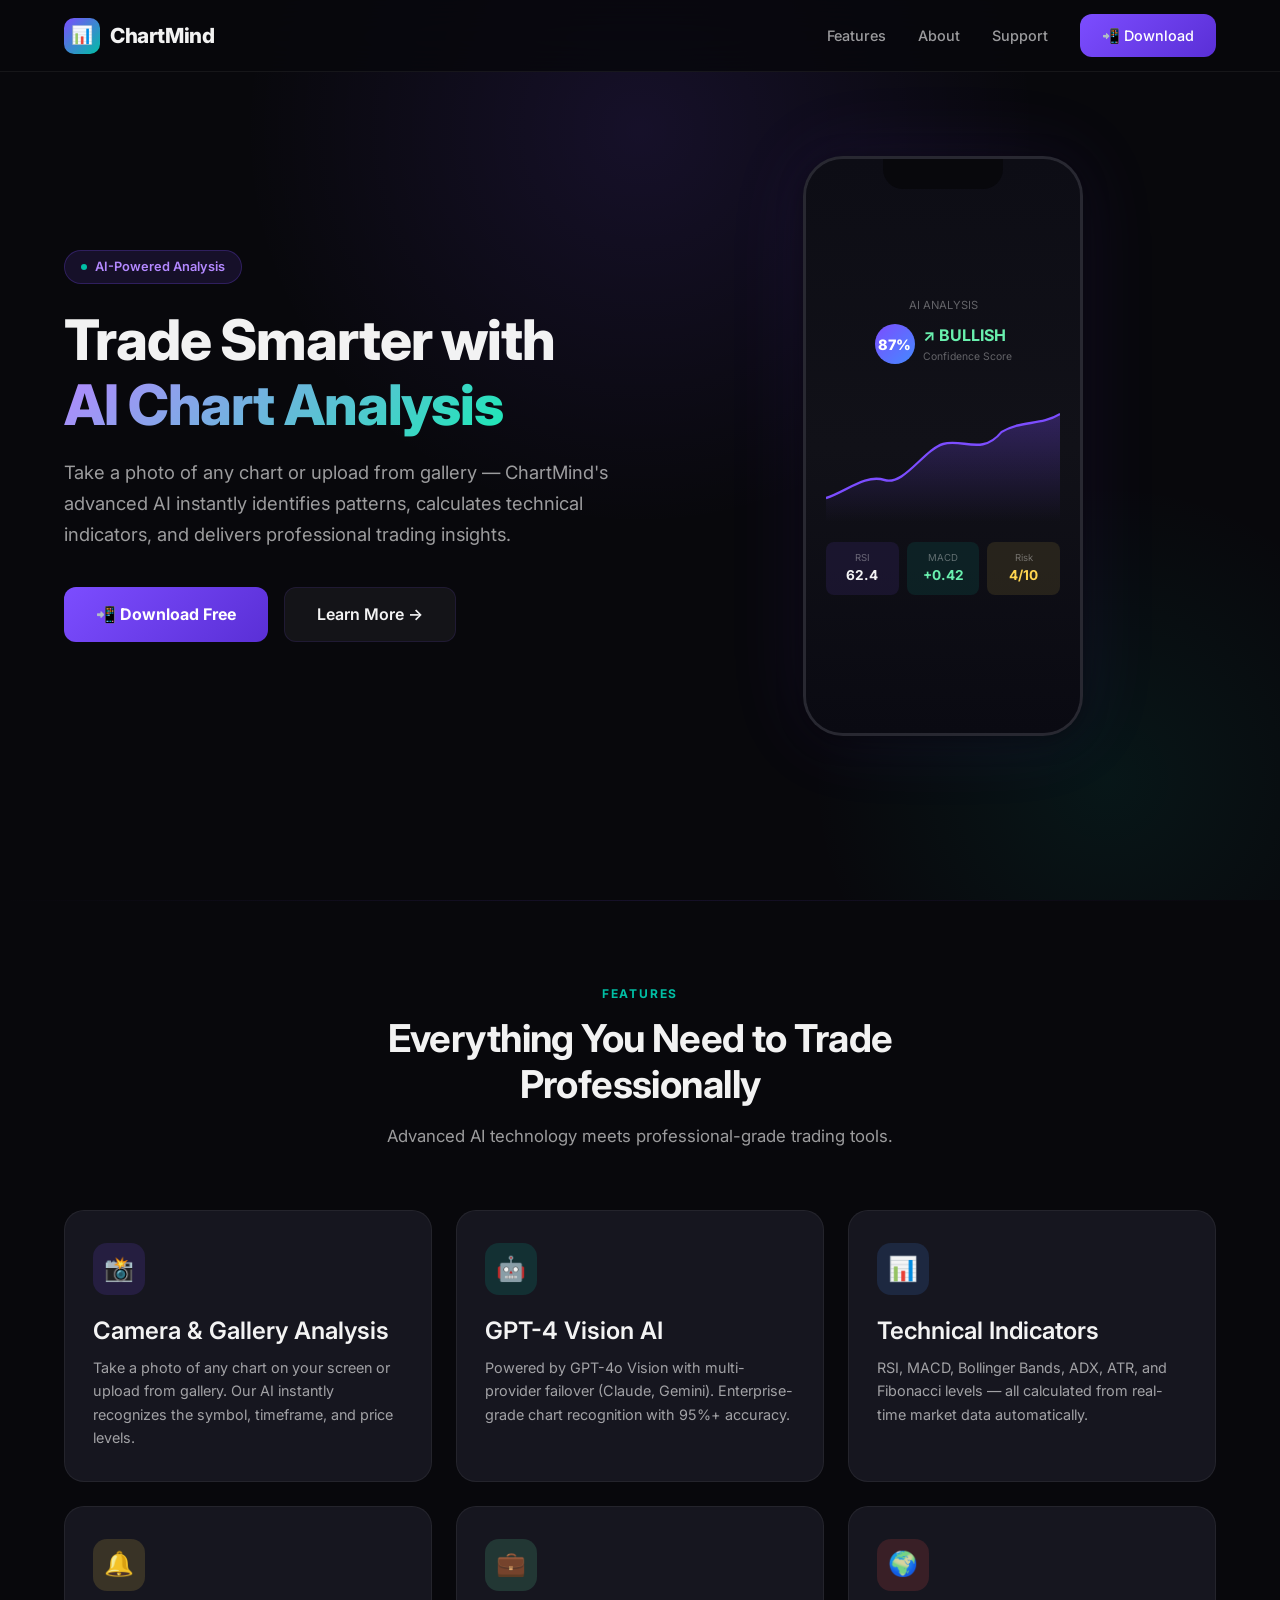
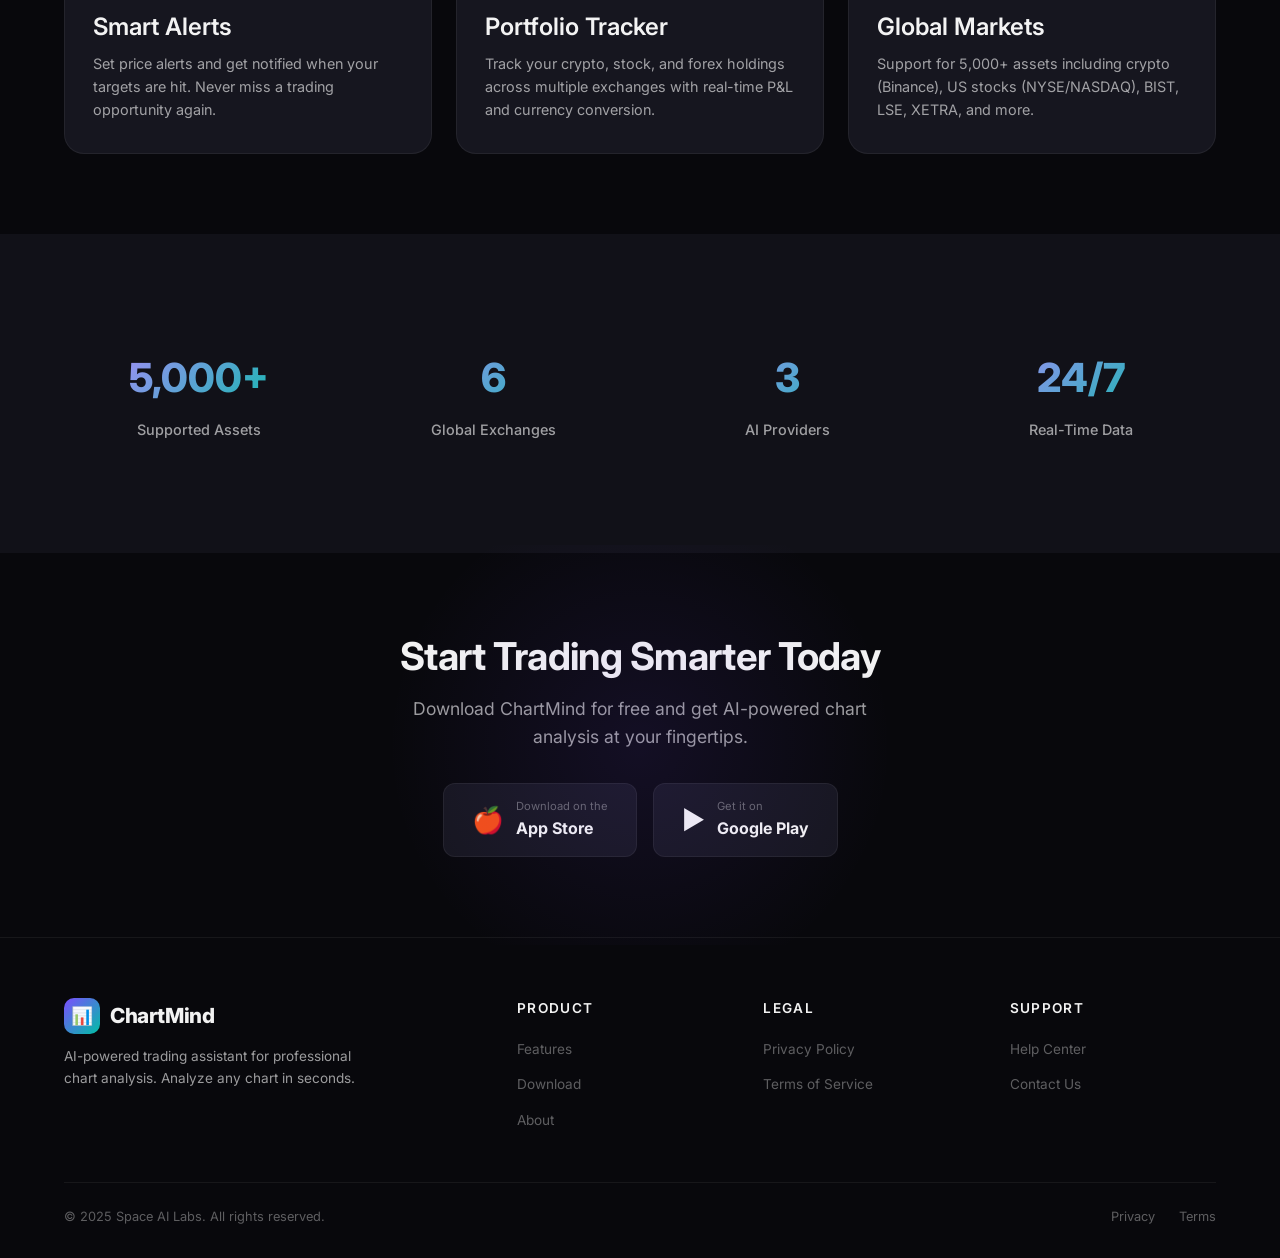
<file: index.html>
<!DOCTYPE html>
<html lang="tr">

<head>
    <meta charset="UTF-8">
    <meta name="viewport" content="width=device-width, initial-scale=1.0">
    <title>ChartMind — AI-Powered Trading Assistant</title>
    <meta name="description"
        content="ChartMind uses advanced AI to analyze financial charts, identify patterns, and provide professional trading insights. Available on iOS and Android.">
    <meta name="keywords"
        content="ChartMind, AI trading, chart analysis, technical analysis, trading assistant, crypto, stocks, forex">
    <meta name="author" content="Space AI Labs">

    <!-- Open Graph -->
    <meta property="og:title" content="ChartMind — AI-Powered Trading Assistant">
    <meta property="og:description" content="Analyze any chart with AI. Get professional trading insights in seconds.">
    <meta property="og:type" content="website">
    <meta property="og:url" content="https://chartmind.space">

    <!-- Fonts -->
    <link rel="preconnect" href="https://fonts.googleapis.com">
    <link rel="preconnect" href="https://fonts.gstatic.com" crossorigin>
    <link href="https://fonts.googleapis.com/css2?family=Inter:wght@400;500;600;700;800&display=swap" rel="stylesheet">

    <link rel="stylesheet" href="styles.css">

    <!-- Favicon -->
    <link rel="icon" type="image/png"
        href="data:image/svg+xml,<svg xmlns='http://www.w3.org/2000/svg' viewBox='0 0 100 100'><text y='.9em' font-size='90'>📊</text></svg>">
</head>

<body>

    <!-- ═══ Navbar ═══ -->
    <nav class="navbar">
        <div class="container">
            <a href="/" class="nav-logo">
                <div class="logo-icon">📊</div>
                ChartMind
            </a>
            <ul class="nav-links" id="navLinks">
                <li><a href="#features">Features</a></li>
                <li><a href="#stats">About</a></li>
                <li><a href="support.html">Support</a></li>
                <li><a href="#download" class="nav-cta">📲 Download</a></li>
            </ul>
            <button class="nav-toggle" id="navToggle" aria-label="Menu">
                <span></span><span></span><span></span>
            </button>
        </div>
    </nav>

    <!-- ═══ Hero ═══ -->
    <section class="hero">
        <div class="container">
            <div class="hero-content">
                <div class="hero-badge">
                    <span class="dot"></span>
                    AI-Powered Analysis
                </div>
                <h1>
                    Trade Smarter with<br>
                    <span class="gradient-text">AI Chart Analysis</span>
                </h1>
                <p class="hero-description">
                    Take a photo of any chart or upload from gallery — ChartMind's advanced AI instantly
                    identifies patterns, calculates technical indicators, and delivers professional trading insights.
                </p>
                <div class="hero-actions">
                    <a href="#download" class="btn-primary">
                        📲 Download Free
                    </a>
                    <a href="#features" class="btn-secondary">
                        Learn More →
                    </a>
                </div>
            </div>
            <div class="hero-visual">
                <div class="phone-mockup">
                    <div class="phone-screen">
                        <div style="color: var(--text-muted); font-size: 0.7rem; margin-bottom: 8px;">AI ANALYSIS</div>
                        <div style="display: flex; align-items: center; gap: 8px; margin-bottom: 16px;">
                            <div
                                style="width: 40px; height: 40px; border-radius: 50%; background: linear-gradient(135deg, #7C4DFF, #448AFF); display: flex; align-items: center; justify-content: center; font-size: 0.9rem; font-weight: 800; color: white;">
                                87%</div>
                            <div>
                                <div style="font-weight: 700; font-size: 1rem; color: #69F0AE;">↗ BULLISH</div>
                                <div style="font-size: 0.65rem; color: var(--text-muted);">Confidence Score</div>
                            </div>
                        </div>
                        <div class="chart-line">
                            <svg viewBox="0 0 240 100" preserveAspectRatio="none">
                                <defs>
                                    <linearGradient id="chartGrad" x1="0%" y1="0%" x2="0%" y2="100%">
                                        <stop offset="0%" style="stop-color:#7C4DFF;stop-opacity:0.3" />
                                        <stop offset="100%" style="stop-color:#7C4DFF;stop-opacity:0" />
                                    </linearGradient>
                                </defs>
                                <path
                                    d="M0,80 C20,75 40,60 60,65 C80,70 100,40 120,35 C140,30 160,45 180,25 C200,15 220,20 240,10"
                                    stroke="#7C4DFF" stroke-width="2" fill="none" />
                                <path
                                    d="M0,80 C20,75 40,60 60,65 C80,70 100,40 120,35 C140,30 160,45 180,25 C200,15 220,20 240,10 L240,100 L0,100 Z"
                                    fill="url(#chartGrad)" />
                            </svg>
                        </div>
                        <div style="display: flex; gap: 8px; width: 100%;">
                            <div
                                style="flex: 1; background: rgba(124,77,255,0.1); border-radius: 8px; padding: 8px; text-align: center;">
                                <div style="font-size: 0.6rem; color: var(--text-muted);">RSI</div>
                                <div style="font-weight: 700; font-size: 0.85rem;">62.4</div>
                            </div>
                            <div
                                style="flex: 1; background: rgba(0,191,165,0.1); border-radius: 8px; padding: 8px; text-align: center;">
                                <div style="font-size: 0.6rem; color: var(--text-muted);">MACD</div>
                                <div style="font-weight: 700; font-size: 0.85rem; color: #69F0AE;">+0.42</div>
                            </div>
                            <div
                                style="flex: 1; background: rgba(255,213,79,0.1); border-radius: 8px; padding: 8px; text-align: center;">
                                <div style="font-size: 0.6rem; color: var(--text-muted);">Risk</div>
                                <div style="font-weight: 700; font-size: 0.85rem; color: #FFD54F;">4/10</div>
                            </div>
                        </div>
                    </div>
                </div>
            </div>
        </div>
    </section>

    <!-- ═══ Features ═══ -->
    <section class="features" id="features">
        <div class="container">
            <div class="section-header">
                <span class="overline">Features</span>
                <h2>Everything You Need to Trade Professionally</h2>
                <p>Advanced AI technology meets professional-grade trading tools.</p>
            </div>
            <div class="features-grid">
                <div class="feature-card">
                    <div class="feature-icon purple">📸</div>
                    <h3>Camera & Gallery Analysis</h3>
                    <p>Take a photo of any chart on your screen or upload from gallery. Our AI instantly recognizes the
                        symbol, timeframe, and price levels.</p>
                </div>
                <div class="feature-card">
                    <div class="feature-icon teal">🤖</div>
                    <h3>GPT-4 Vision AI</h3>
                    <p>Powered by GPT-4o Vision with multi-provider failover (Claude, Gemini). Enterprise-grade chart
                        recognition with 95%+ accuracy.</p>
                </div>
                <div class="feature-card">
                    <div class="feature-icon blue">📊</div>
                    <h3>Technical Indicators</h3>
                    <p>RSI, MACD, Bollinger Bands, ADX, ATR, and Fibonacci levels — all calculated from real-time market
                        data automatically.</p>
                </div>
                <div class="feature-card">
                    <div class="feature-icon gold">🔔</div>
                    <h3>Smart Alerts</h3>
                    <p>Set price alerts and get notified when your targets are hit. Never miss a trading opportunity
                        again.</p>
                </div>
                <div class="feature-card">
                    <div class="feature-icon green">💼</div>
                    <h3>Portfolio Tracker</h3>
                    <p>Track your crypto, stock, and forex holdings across multiple exchanges with real-time P&L and
                        currency conversion.</p>
                </div>
                <div class="feature-card">
                    <div class="feature-icon red">🌍</div>
                    <h3>Global Markets</h3>
                    <p>Support for 5,000+ assets including crypto (Binance), US stocks (NYSE/NASDAQ), BIST, LSE, XETRA,
                        and more.</p>
                </div>
            </div>
        </div>
    </section>

    <!-- ═══ Stats ═══ -->
    <section class="stats" id="stats">
        <div class="container">
            <div class="stats-grid">
                <div class="stat-item">
                    <div class="stat-number">5,000+</div>
                    <div class="stat-label">Supported Assets</div>
                </div>
                <div class="stat-item">
                    <div class="stat-number">6</div>
                    <div class="stat-label">Global Exchanges</div>
                </div>
                <div class="stat-item">
                    <div class="stat-number">3</div>
                    <div class="stat-label">AI Providers</div>
                </div>
                <div class="stat-item">
                    <div class="stat-number">24/7</div>
                    <div class="stat-label">Real-Time Data</div>
                </div>
            </div>
        </div>
    </section>

    <!-- ═══ Download CTA ═══ -->
    <section class="cta-section" id="download">
        <div class="container">
            <h2>Start Trading Smarter Today</h2>
            <p>Download ChartMind for free and get AI-powered chart analysis at your fingertips.</p>
            <div class="store-buttons">
                <a href="#" class="store-btn">
                    <span class="store-icon">🍎</span>
                    <div class="store-text">
                        <small>Download on the</small>
                        <strong>App Store</strong>
                    </div>
                </a>
                <a href="#" class="store-btn">
                    <span class="store-icon">▶️</span>
                    <div class="store-text">
                        <small>Get it on</small>
                        <strong>Google Play</strong>
                    </div>
                </a>
            </div>
        </div>
    </section>

    <!-- ═══ Footer ═══ -->
    <footer class="footer">
        <div class="container">
            <div class="footer-grid">
                <div class="footer-brand">
                    <a href="/" class="nav-logo">
                        <div class="logo-icon">📊</div>
                        ChartMind
                    </a>
                    <p>AI-powered trading assistant for professional chart analysis. Analyze any chart in seconds.</p>
                </div>
                <div class="footer-col">
                    <h4>Product</h4>
                    <ul>
                        <li><a href="#features">Features</a></li>
                        <li><a href="#download">Download</a></li>
                        <li><a href="#stats">About</a></li>
                    </ul>
                </div>
                <div class="footer-col">
                    <h4>Legal</h4>
                    <ul>
                        <li><a href="privacy-policy.html">Privacy Policy</a></li>
                        <li><a href="terms-of-service.html">Terms of Service</a></li>
                    </ul>
                </div>
                <div class="footer-col">
                    <h4>Support</h4>
                    <ul>
                        <li><a href="support.html">Help Center</a></li>
                        <li><a href="mailto:m.aliud@outlook.com">Contact Us</a></li>
                    </ul>
                </div>
            </div>
            <div class="footer-bottom">
                <p>&copy; 2025 Space AI Labs. All rights reserved.</p>
                <div class="footer-bottom-links">
                    <a href="privacy-policy.html">Privacy</a>
                    <a href="terms-of-service.html">Terms</a>
                </div>
            </div>
        </div>
    </footer>

    <script>
        // Mobile nav toggle
        const toggle = document.getElementById('navToggle');
        const links = document.getElementById('navLinks');
        toggle.addEventListener('click', () => links.classList.toggle('active'));

        // Close on link click
        links.querySelectorAll('a').forEach(a => {
            a.addEventListener('click', () => links.classList.remove('active'));
        });

        // Navbar scroll effect
        window.addEventListener('scroll', () => {
            const navbar = document.querySelector('.navbar');
            navbar.style.background = window.scrollY > 50
                ? 'rgba(8, 8, 12, 0.95)'
                : 'rgba(8, 8, 12, 0.85)';
        });
    </script>

</body>

</html>
</file>
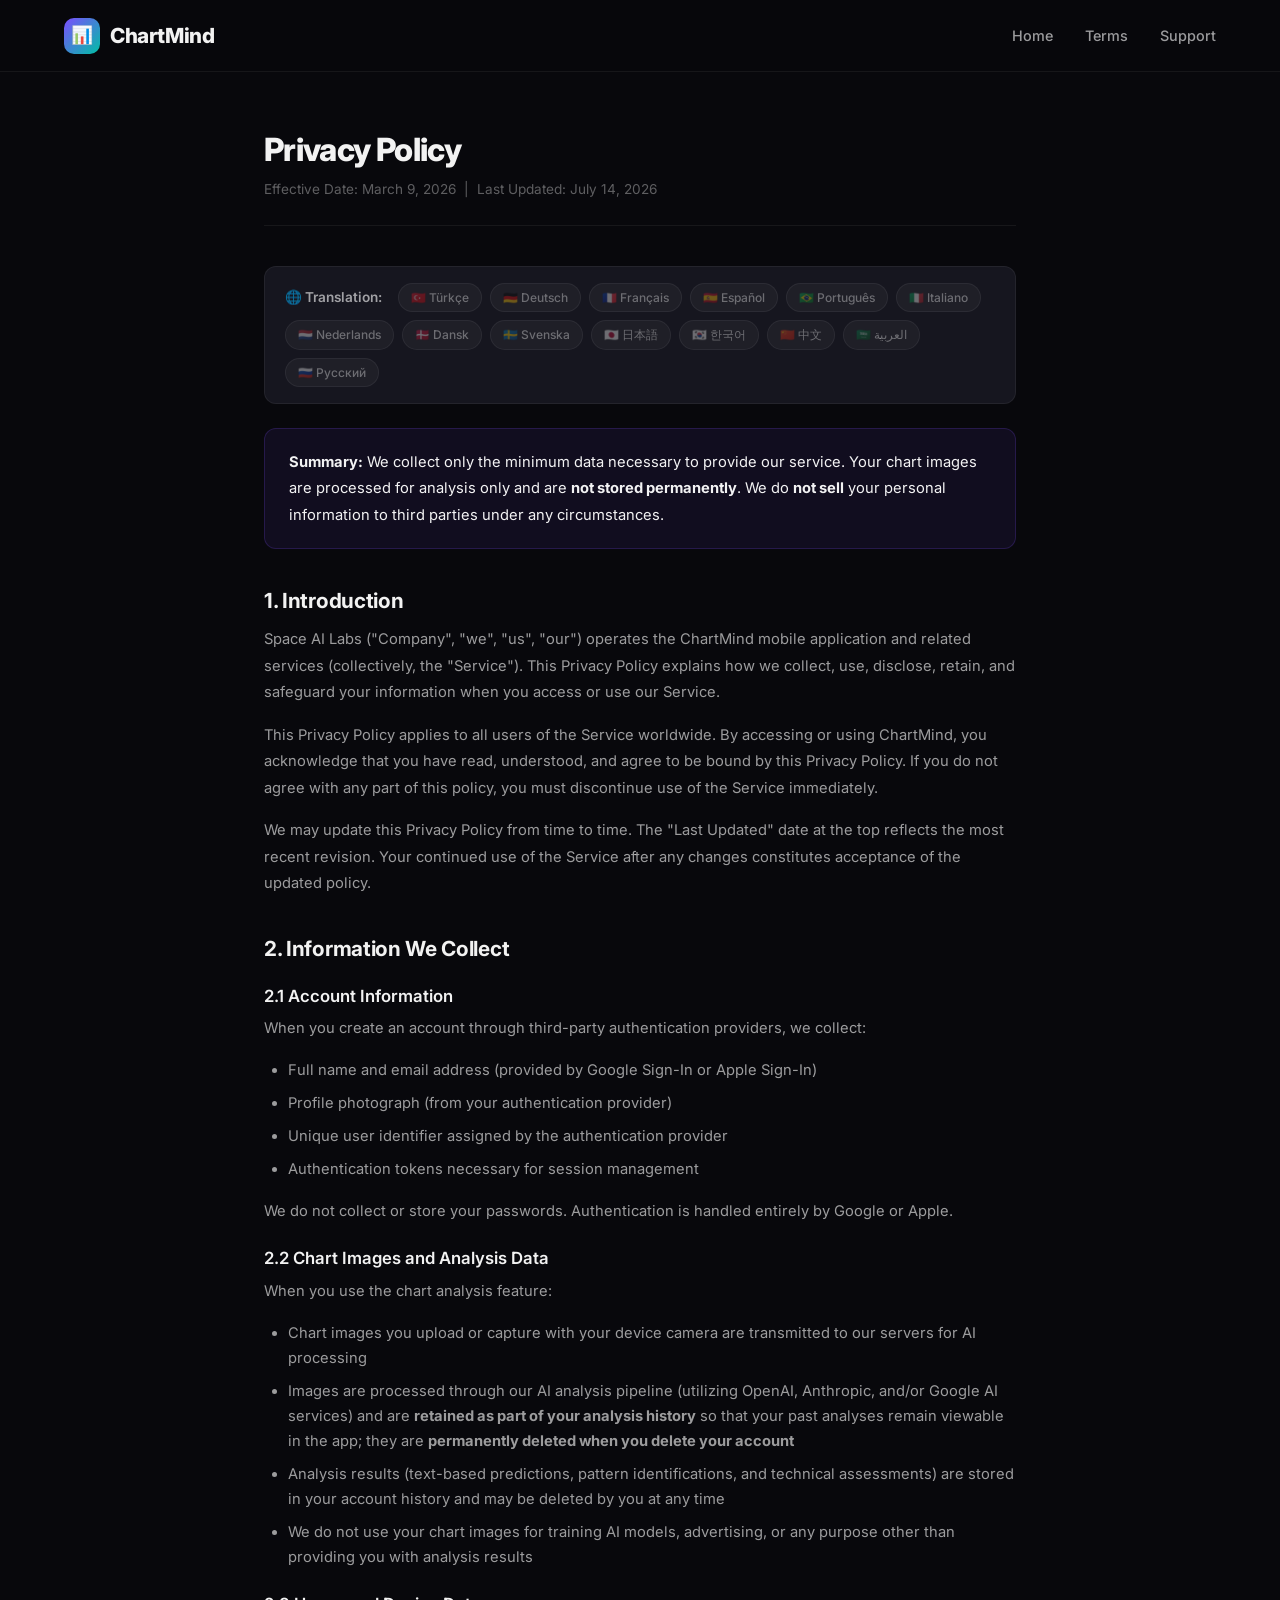
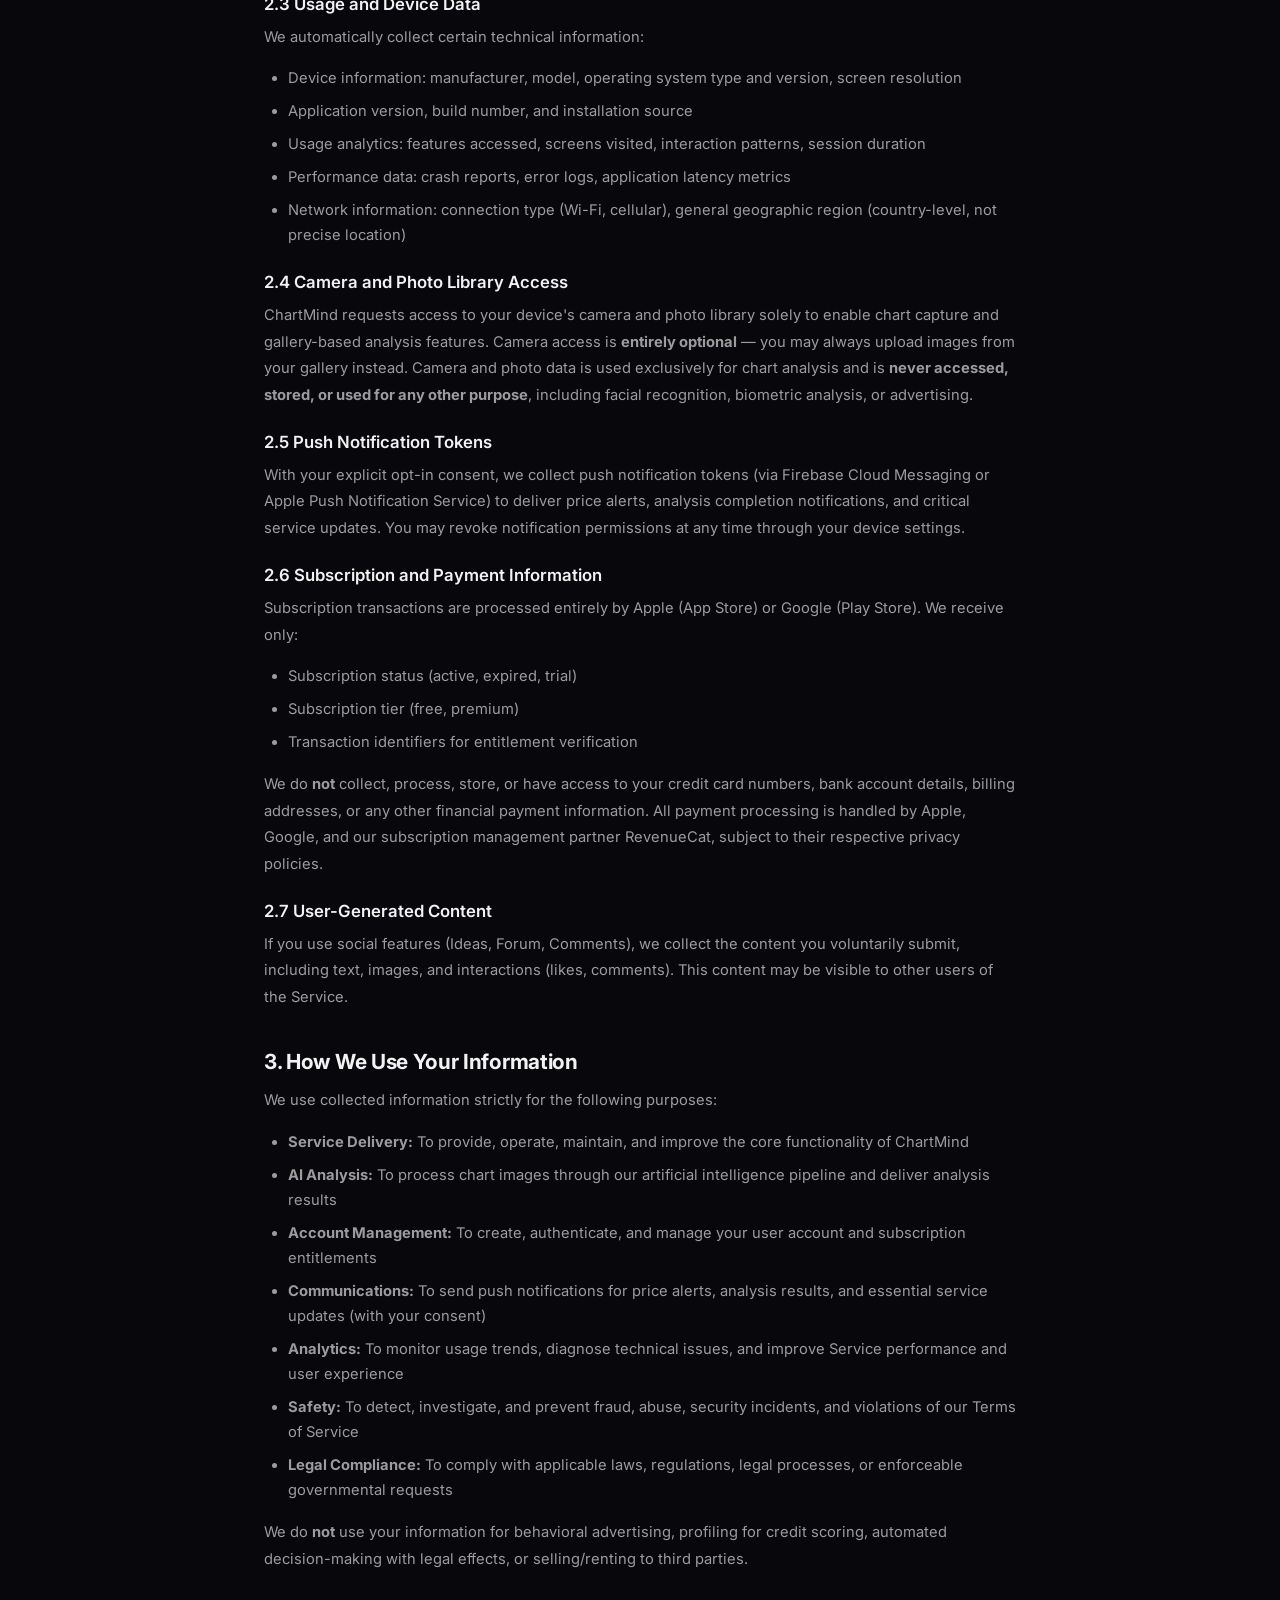
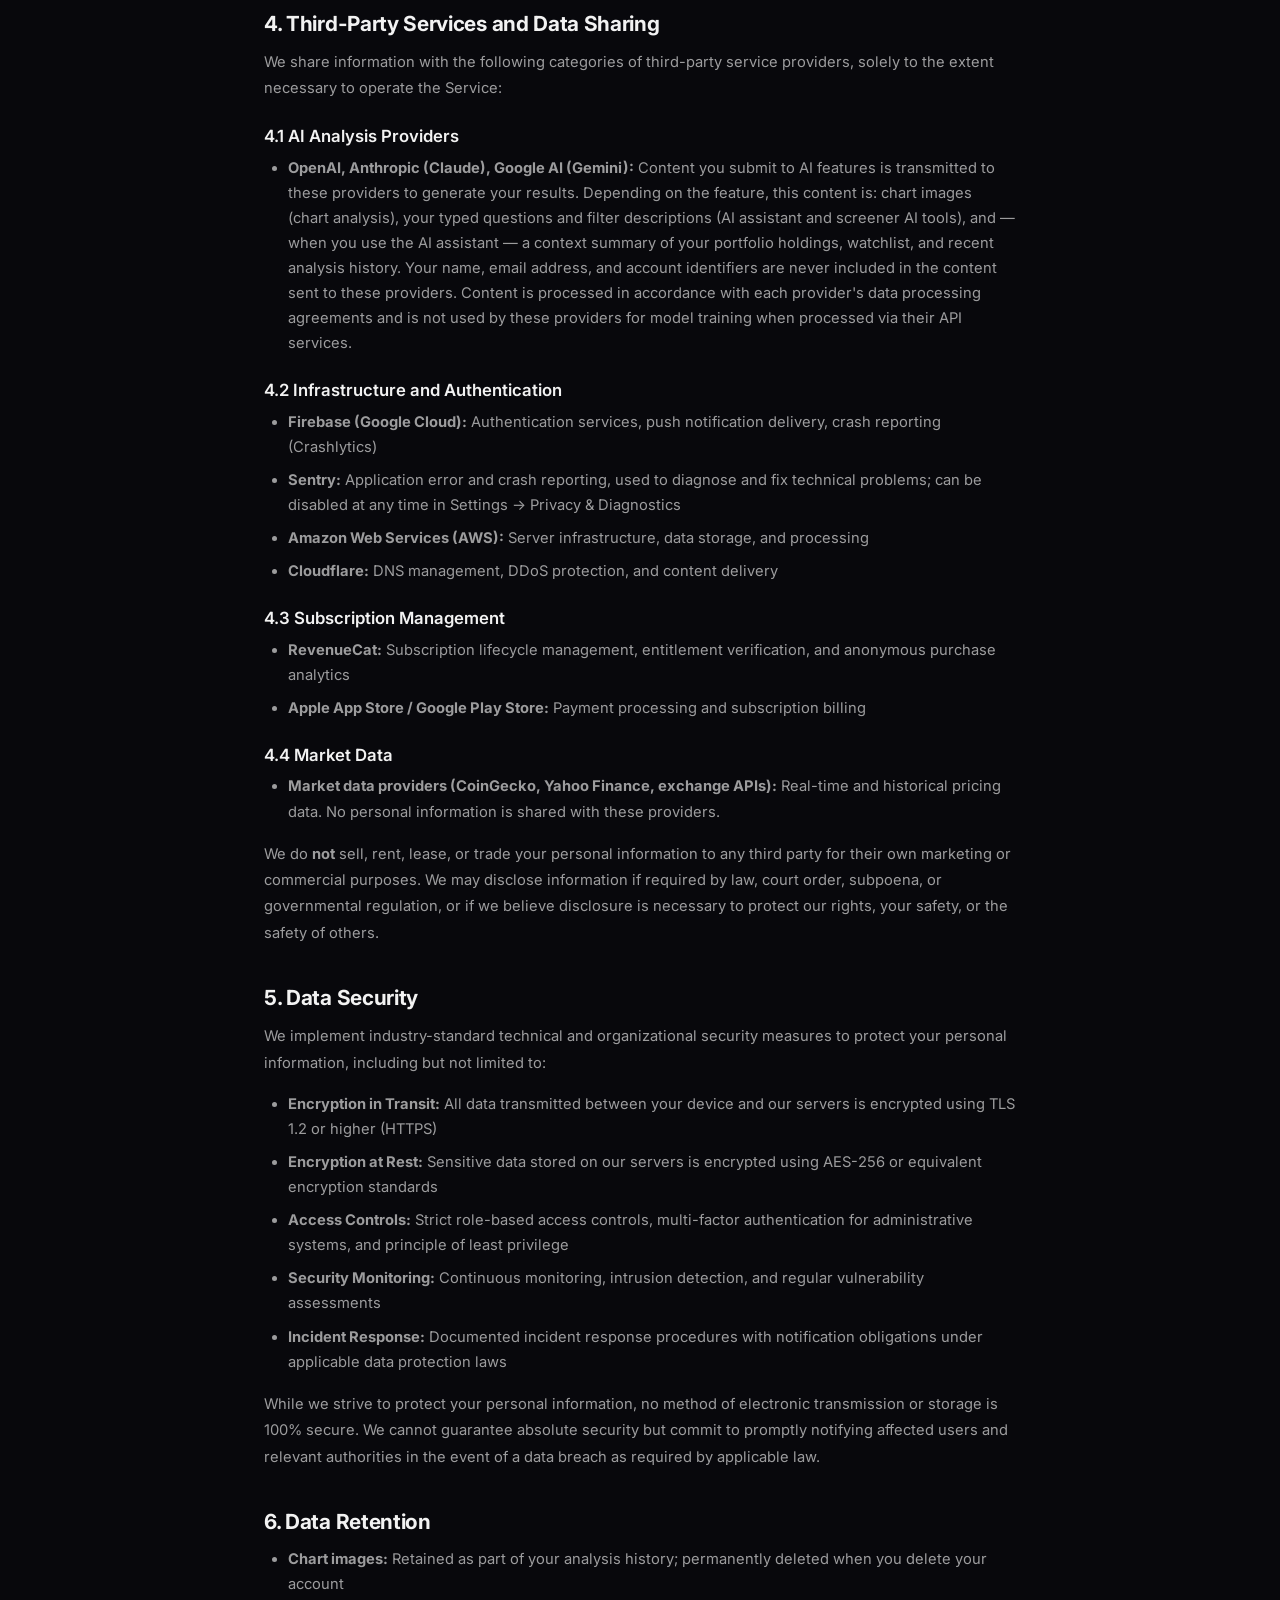
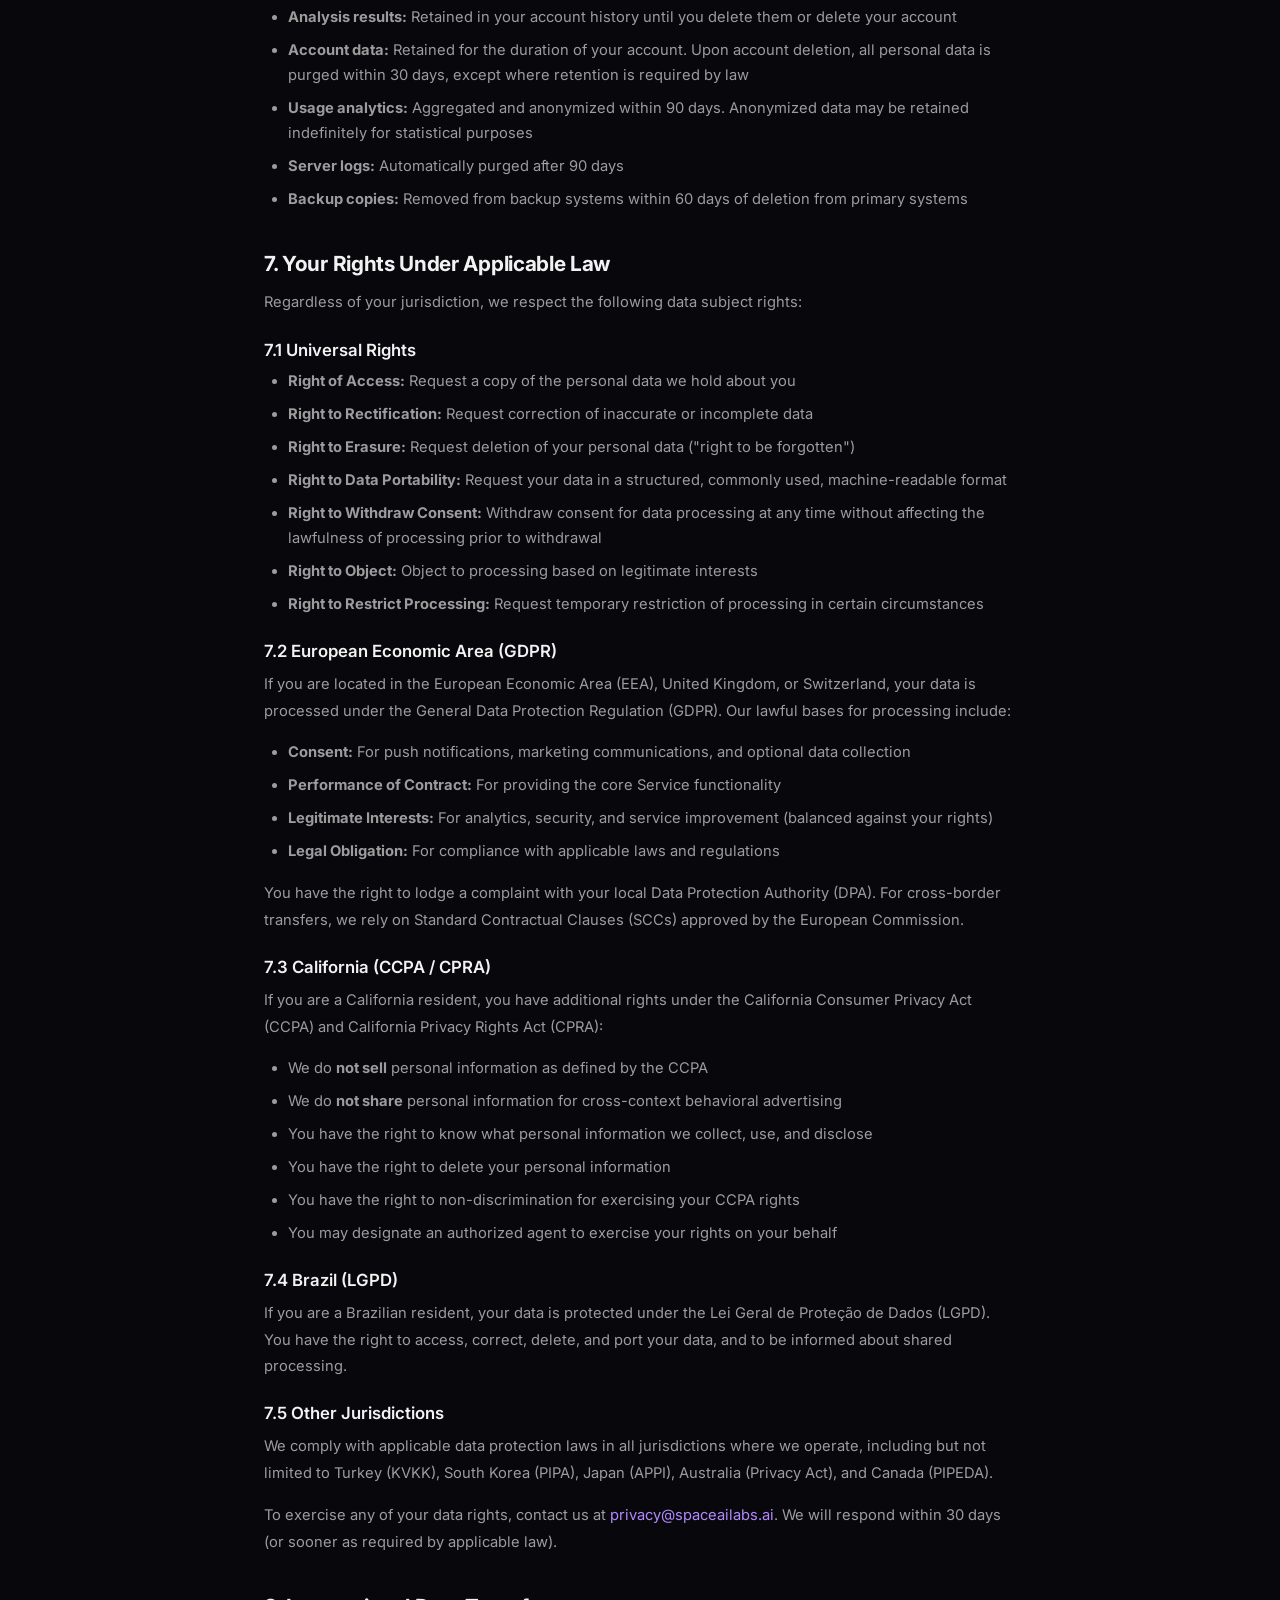
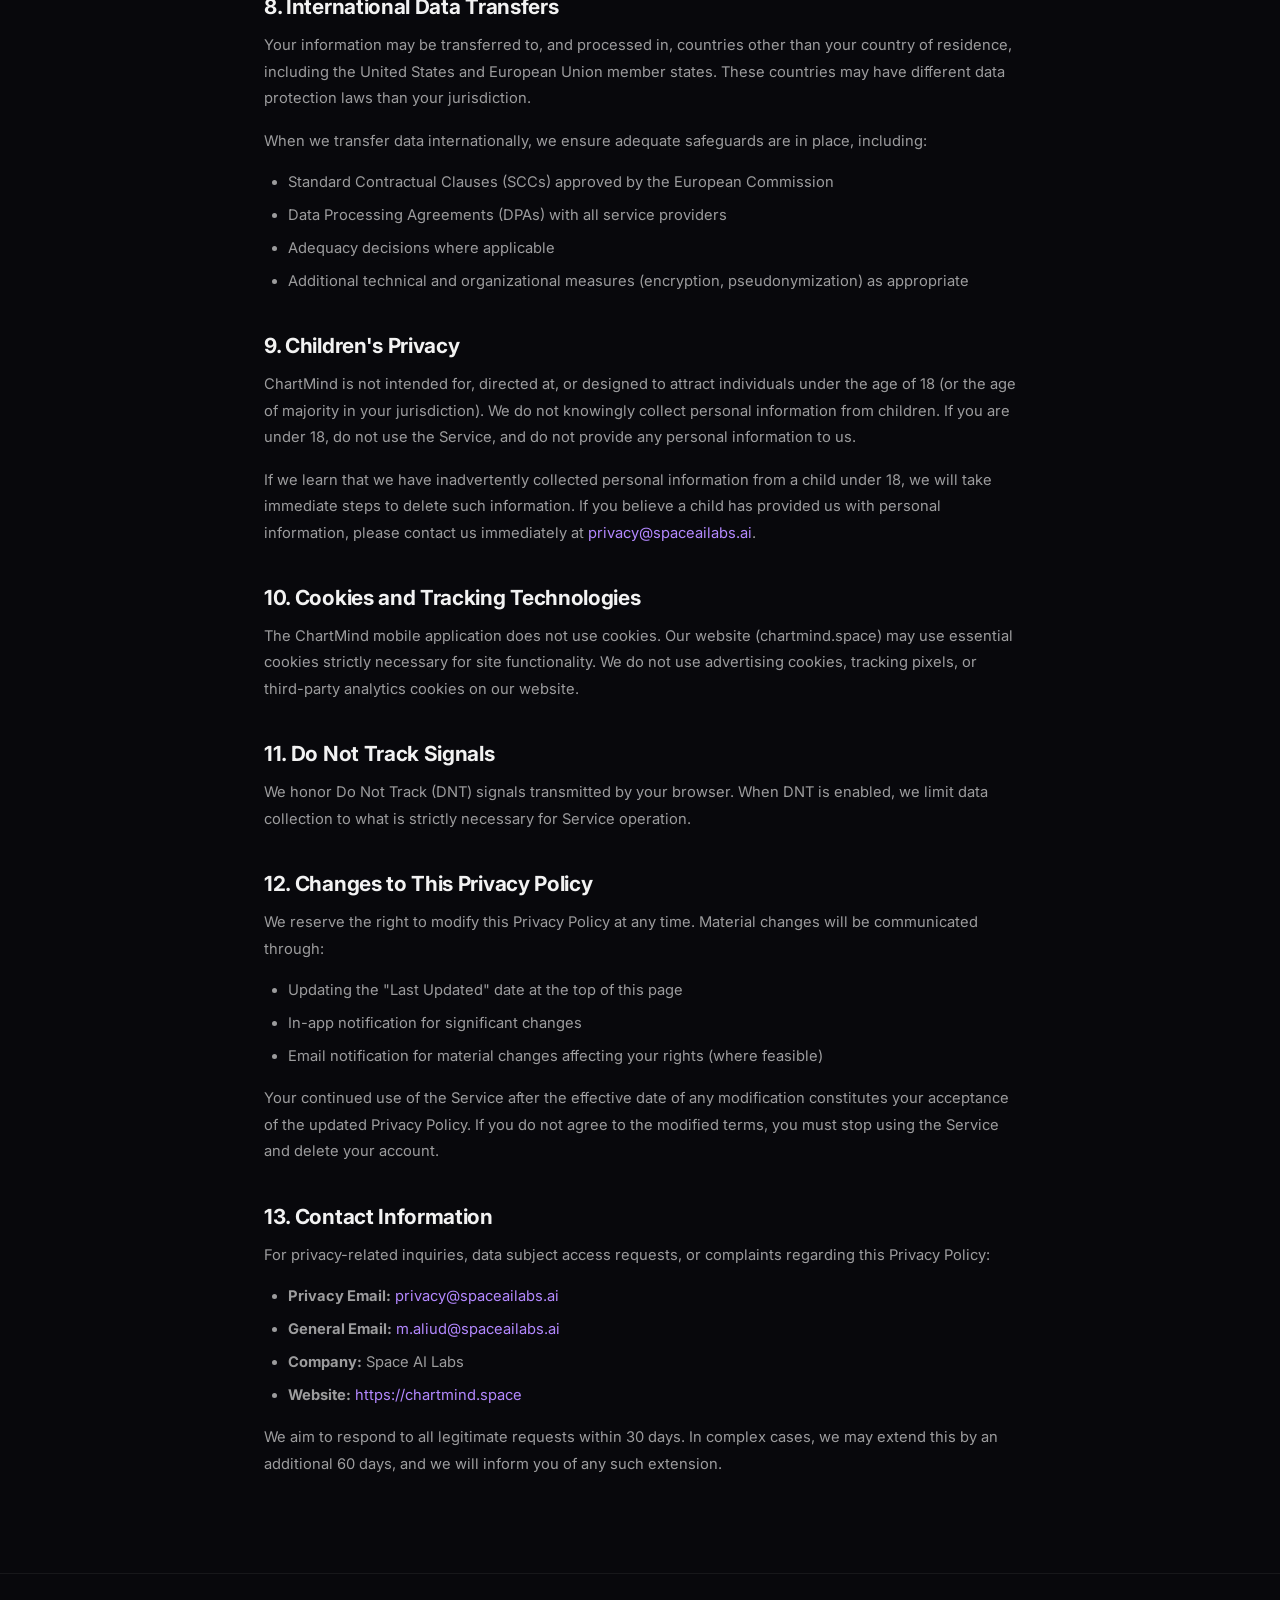
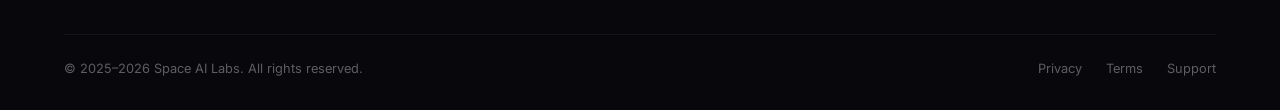
<file: privacy-policy.html>
<!DOCTYPE html>
<html lang="en">

<head>
    <meta charset="UTF-8">
    <meta name="viewport" content="width=device-width, initial-scale=1.0">
    <title>Privacy Policy — ChartMind</title>
    <meta name="description"
        content="ChartMind Privacy Policy — Learn how Space AI Labs collects, uses, and protects your personal data.">
    <link rel="preconnect" href="https://fonts.googleapis.com">
    <link rel="preconnect" href="https://fonts.gstatic.com" crossorigin>
    <link href="https://fonts.googleapis.com/css2?family=Inter:wght@400;500;600;700;800&display=swap" rel="stylesheet">
    <link rel="stylesheet" href="styles.css">
    <link rel="icon" type="image/png"
        href="data:image/svg+xml,<svg xmlns='http://www.w3.org/2000/svg' viewBox='0 0 100 100'><text y='.9em' font-size='90'>📊</text></svg>">
    <style>
        .lang-selector {
            display: flex;
            flex-wrap: wrap;
            align-items: center;
            gap: 8px;
            margin: 24px 0;
            padding: 16px 20px;
            background: var(--bg-card);
            border: 1px solid var(--border-subtle);
            border-radius: var(--radius-md)
        }

        .lang-label {
            font-size: .85rem;
            font-weight: 600;
            color: var(--text-secondary);
            margin-right: 8px
        }

        .lang-btn {
            display: inline-block;
            padding: 4px 12px;
            font-size: .75rem;
            font-weight: 500;
            color: var(--text-muted);
            background: rgba(255, 255, 255, .04);
            border: 1px solid var(--border-subtle);
            border-radius: 100px;
            transition: all .2s;
            text-decoration: none
        }

        .lang-btn:hover {
            color: var(--text-primary);
            border-color: var(--border);
            background: rgba(124, 77, 255, .08)
        }

        .lang-btn.active {
            color: #fff;
            background: var(--purple);
            border-color: var(--purple)
        }

        .translation-block {
            margin-top: 48px;
            padding-top: 40px;
            border-top: 2px solid var(--border)
        }

        .translation-notice {
            padding: 16px 20px;
            background: rgba(124, 77, 255, .08);
            border: 1px solid rgba(124, 77, 255, .2);
            border-radius: var(--radius-md);
            font-size: .9rem;
            color: var(--purple-light);
            margin-bottom: 24px;
            font-weight: 500
        }

        .translation-block h1 {
            font-size: 1.8rem;
            margin-bottom: 8px
        }

        .translation-block h2 {
            font-size: 1.2rem;
            margin-top: 32px;
            margin-bottom: 10px
        }

        .translation-block p {
            font-size: .9rem;
            line-height: 1.8;
            margin-bottom: 14px
        }

        [dir="rtl"] {
            text-align: right
        }

        [dir="rtl"] .translation-notice {
            direction: rtl
        }
    </style>
</head>

<body data-legal-type="privacy">

    <nav class="navbar">
        <div class="container">
            <a href="/" class="nav-logo">
                <div class="logo-icon">📊</div>ChartMind
            </a>
            <ul class="nav-links" id="navLinks">
                <li><a href="/">Home</a></li>
                <li><a href="terms-of-service.html">Terms</a></li>
                <li><a href="support.html">Support</a></li>
            </ul>
            <button class="nav-toggle" id="navToggle" aria-label="Menu"><span></span><span></span><span></span></button>
        </div>
    </nav>

    <main class="legal-page">
        <div class="container">
            <h1>Privacy Policy</h1>
            <p class="last-updated">Effective Date: March 9, 2026 &nbsp;|&nbsp; Last Updated: July 14, 2026</p>
            <div id="language-selector"></div>

            <div class="highlight-box">
                <p><strong>Summary:</strong> We collect only the minimum data necessary to provide our service. Your
                    chart images are processed for analysis only and are <strong>not stored permanently</strong>. We do
                    <strong>not sell</strong> your personal information to third parties under any circumstances.</p>
            </div>

            <!-- 1 -->
            <h2>1. Introduction</h2>
            <p>Space AI Labs ("Company", "we", "us", "our") operates the ChartMind mobile application and related
                services (collectively, the "Service"). This Privacy Policy explains how we collect, use, disclose,
                retain, and safeguard your information when you access or use our Service.</p>
            <p>This Privacy Policy applies to all users of the Service worldwide. By accessing or using ChartMind, you
                acknowledge that you have read, understood, and agree to be bound by this Privacy Policy. If you do not
                agree with any part of this policy, you must discontinue use of the Service immediately.</p>
            <p>We may update this Privacy Policy from time to time. The "Last Updated" date at the top reflects the most
                recent revision. Your continued use of the Service after any changes constitutes acceptance of the
                updated policy.</p>

            <!-- 2 -->
            <h2>2. Information We Collect</h2>

            <h3>2.1 Account Information</h3>
            <p>When you create an account through third-party authentication providers, we collect:</p>
            <ul>
                <li>Full name and email address (provided by Google Sign-In or Apple Sign-In)</li>
                <li>Profile photograph (from your authentication provider)</li>
                <li>Unique user identifier assigned by the authentication provider</li>
                <li>Authentication tokens necessary for session management</li>
            </ul>
            <p>We do not collect or store your passwords. Authentication is handled entirely by Google or Apple.</p>

            <h3>2.2 Chart Images and Analysis Data</h3>
            <p>When you use the chart analysis feature:</p>
            <ul>
                <li>Chart images you upload or capture with your device camera are transmitted to our servers for AI
                    processing</li>
                <li>Images are processed through our AI analysis pipeline (utilizing OpenAI, Anthropic, and/or Google AI
                    services) and are <strong>retained as part of your analysis history</strong> so that your past
                    analyses remain viewable in the app; they are <strong>permanently deleted when you delete your
                    account</strong></li>
                <li>Analysis results (text-based predictions, pattern identifications, and technical assessments) are
                    stored in your account history and may be deleted by you at any time</li>
                <li>We do not use your chart images for training AI models, advertising, or any purpose other than
                    providing you with analysis results</li>
            </ul>

            <h3>2.3 Usage and Device Data</h3>
            <p>We automatically collect certain technical information:</p>
            <ul>
                <li>Device information: manufacturer, model, operating system type and version, screen resolution</li>
                <li>Application version, build number, and installation source</li>
                <li>Usage analytics: features accessed, screens visited, interaction patterns, session duration</li>
                <li>Performance data: crash reports, error logs, application latency metrics</li>
                <li>Network information: connection type (Wi-Fi, cellular), general geographic region (country-level,
                    not precise location)</li>
            </ul>

            <h3>2.4 Camera and Photo Library Access</h3>
            <p>ChartMind requests access to your device's camera and photo library solely to enable chart capture and
                gallery-based analysis features. Camera access is <strong>entirely optional</strong> — you may always
                upload images from your gallery instead. Camera and photo data is used exclusively for chart analysis
                and is <strong>never accessed, stored, or used for any other purpose</strong>, including facial
                recognition, biometric analysis, or advertising.</p>

            <h3>2.5 Push Notification Tokens</h3>
            <p>With your explicit opt-in consent, we collect push notification tokens (via Firebase Cloud Messaging or
                Apple Push Notification Service) to deliver price alerts, analysis completion notifications, and
                critical service updates. You may revoke notification permissions at any time through your device
                settings.</p>

            <h3>2.6 Subscription and Payment Information</h3>
            <p>Subscription transactions are processed entirely by Apple (App Store) or Google (Play Store). We receive
                only:</p>
            <ul>
                <li>Subscription status (active, expired, trial)</li>
                <li>Subscription tier (free, premium)</li>
                <li>Transaction identifiers for entitlement verification</li>
            </ul>
            <p>We do <strong>not</strong> collect, process, store, or have access to your credit card numbers, bank
                account details, billing addresses, or any other financial payment information. All payment processing
                is handled by Apple, Google, and our subscription management partner RevenueCat, subject to their
                respective privacy policies.</p>

            <h3>2.7 User-Generated Content</h3>
            <p>If you use social features (Ideas, Forum, Comments), we collect the content you voluntarily submit,
                including text, images, and interactions (likes, comments). This content may be visible to other users
                of the Service.</p>

            <!-- 3 -->
            <h2>3. How We Use Your Information</h2>
            <p>We use collected information strictly for the following purposes:</p>
            <ul>
                <li><strong>Service Delivery:</strong> To provide, operate, maintain, and improve the core functionality
                    of ChartMind</li>
                <li><strong>AI Analysis:</strong> To process chart images through our artificial intelligence pipeline
                    and deliver analysis results</li>
                <li><strong>Account Management:</strong> To create, authenticate, and manage your user account and
                    subscription entitlements</li>
                <li><strong>Communications:</strong> To send push notifications for price alerts, analysis results, and
                    essential service updates (with your consent)</li>
                <li><strong>Analytics:</strong> To monitor usage trends, diagnose technical issues, and improve Service
                    performance and user experience</li>
                <li><strong>Safety:</strong> To detect, investigate, and prevent fraud, abuse, security incidents, and
                    violations of our Terms of Service</li>
                <li><strong>Legal Compliance:</strong> To comply with applicable laws, regulations, legal processes, or
                    enforceable governmental requests</li>
            </ul>
            <p>We do <strong>not</strong> use your information for behavioral advertising, profiling for credit scoring,
                automated decision-making with legal effects, or selling/renting to third parties.</p>

            <!-- 4 -->
            <h2>4. Third-Party Services and Data Sharing</h2>
            <p>We share information with the following categories of third-party service providers, solely to the extent
                necessary to operate the Service:</p>

            <h3>4.1 AI Analysis Providers</h3>
            <ul>
                <li><strong>OpenAI, Anthropic (Claude), Google AI (Gemini):</strong> Content you submit to AI features
                    is transmitted to these providers to generate your results. Depending on the feature, this content
                    is: chart images (chart analysis), your typed questions and filter descriptions (AI assistant and
                    screener AI tools), and — when you use the AI assistant — a context summary of your portfolio
                    holdings, watchlist, and recent analysis history. Your name, email address, and account identifiers
                    are never included in the content sent to these providers. Content is processed in accordance with
                    each provider's data processing agreements and is not used by these providers for model training
                    when processed via their API services.</li>
            </ul>

            <h3>4.2 Infrastructure and Authentication</h3>
            <ul>
                <li><strong>Firebase (Google Cloud):</strong> Authentication services, push notification delivery, crash
                    reporting (Crashlytics)</li>
                <li><strong>Sentry:</strong> Application error and crash reporting, used to diagnose and fix technical
                    problems; can be disabled at any time in Settings → Privacy &amp; Diagnostics</li>
                <li><strong>Amazon Web Services (AWS):</strong> Server infrastructure, data storage, and processing</li>
                <li><strong>Cloudflare:</strong> DNS management, DDoS protection, and content delivery</li>
            </ul>

            <h3>4.3 Subscription Management</h3>
            <ul>
                <li><strong>RevenueCat:</strong> Subscription lifecycle management, entitlement verification, and
                    anonymous purchase analytics</li>
                <li><strong>Apple App Store / Google Play Store:</strong> Payment processing and subscription billing
                </li>
            </ul>

            <h3>4.4 Market Data</h3>
            <ul>
                <li><strong>Market data providers (CoinGecko, Yahoo Finance, exchange APIs):</strong> Real-time and
                    historical pricing data. No personal information is shared with these providers.</li>
            </ul>

            <p>We do <strong>not</strong> sell, rent, lease, or trade your personal information to any third party for
                their own marketing or commercial purposes. We may disclose information if required by law, court order,
                subpoena, or governmental regulation, or if we believe disclosure is necessary to protect our rights,
                your safety, or the safety of others.</p>

            <!-- 5 -->
            <h2>5. Data Security</h2>
            <p>We implement industry-standard technical and organizational security measures to protect your personal
                information, including but not limited to:</p>
            <ul>
                <li><strong>Encryption in Transit:</strong> All data transmitted between your device and our servers is
                    encrypted using TLS 1.2 or higher (HTTPS)</li>
                <li><strong>Encryption at Rest:</strong> Sensitive data stored on our servers is encrypted using AES-256
                    or equivalent encryption standards</li>
                <li><strong>Access Controls:</strong> Strict role-based access controls, multi-factor authentication for
                    administrative systems, and principle of least privilege</li>
                <li><strong>Security Monitoring:</strong> Continuous monitoring, intrusion detection, and regular
                    vulnerability assessments</li>
                <li><strong>Incident Response:</strong> Documented incident response procedures with notification
                    obligations under applicable data protection laws</li>
            </ul>
            <p>While we strive to protect your personal information, no method of electronic transmission or storage is
                100% secure. We cannot guarantee absolute security but commit to promptly notifying affected users and
                relevant authorities in the event of a data breach as required by applicable law.</p>

            <!-- 6 -->
            <h2>6. Data Retention</h2>
            <ul>
                <li><strong>Chart images:</strong> Retained as part of your analysis history; permanently deleted when
                    you delete your account</li>
                <li><strong>Analysis results:</strong> Retained in your account history until you delete them or delete
                    your account</li>
                <li><strong>Account data:</strong> Retained for the duration of your account. Upon account deletion, all
                    personal data is purged within 30 days, except where retention is required by law</li>
                <li><strong>Usage analytics:</strong> Aggregated and anonymized within 90 days. Anonymized data may be
                    retained indefinitely for statistical purposes</li>
                <li><strong>Server logs:</strong> Automatically purged after 90 days</li>
                <li><strong>Backup copies:</strong> Removed from backup systems within 60 days of deletion from primary
                    systems</li>
            </ul>

            <!-- 7 -->
            <h2>7. Your Rights Under Applicable Law</h2>
            <p>Regardless of your jurisdiction, we respect the following data subject rights:</p>

            <h3>7.1 Universal Rights</h3>
            <ul>
                <li><strong>Right of Access:</strong> Request a copy of the personal data we hold about you</li>
                <li><strong>Right to Rectification:</strong> Request correction of inaccurate or incomplete data</li>
                <li><strong>Right to Erasure:</strong> Request deletion of your personal data ("right to be forgotten")
                </li>
                <li><strong>Right to Data Portability:</strong> Request your data in a structured, commonly used,
                    machine-readable format</li>
                <li><strong>Right to Withdraw Consent:</strong> Withdraw consent for data processing at any time without
                    affecting the lawfulness of processing prior to withdrawal</li>
                <li><strong>Right to Object:</strong> Object to processing based on legitimate interests</li>
                <li><strong>Right to Restrict Processing:</strong> Request temporary restriction of processing in
                    certain circumstances</li>
            </ul>

            <h3>7.2 European Economic Area (GDPR)</h3>
            <p>If you are located in the European Economic Area (EEA), United Kingdom, or Switzerland, your data is
                processed under the General Data Protection Regulation (GDPR). Our lawful bases for processing include:
            </p>
            <ul>
                <li><strong>Consent:</strong> For push notifications, marketing communications, and optional data
                    collection</li>
                <li><strong>Performance of Contract:</strong> For providing the core Service functionality</li>
                <li><strong>Legitimate Interests:</strong> For analytics, security, and service improvement (balanced
                    against your rights)</li>
                <li><strong>Legal Obligation:</strong> For compliance with applicable laws and regulations</li>
            </ul>
            <p>You have the right to lodge a complaint with your local Data Protection Authority (DPA). For cross-border
                transfers, we rely on Standard Contractual Clauses (SCCs) approved by the European Commission.</p>

            <h3>7.3 California (CCPA / CPRA)</h3>
            <p>If you are a California resident, you have additional rights under the California Consumer Privacy Act
                (CCPA) and California Privacy Rights Act (CPRA):</p>
            <ul>
                <li>We do <strong>not sell</strong> personal information as defined by the CCPA</li>
                <li>We do <strong>not share</strong> personal information for cross-context behavioral advertising</li>
                <li>You have the right to know what personal information we collect, use, and disclose</li>
                <li>You have the right to delete your personal information</li>
                <li>You have the right to non-discrimination for exercising your CCPA rights</li>
                <li>You may designate an authorized agent to exercise your rights on your behalf</li>
            </ul>

            <h3>7.4 Brazil (LGPD)</h3>
            <p>If you are a Brazilian resident, your data is protected under the Lei Geral de Proteção de Dados (LGPD).
                You have the right to access, correct, delete, and port your data, and to be informed about shared
                processing.</p>

            <h3>7.5 Other Jurisdictions</h3>
            <p>We comply with applicable data protection laws in all jurisdictions where we operate, including but not
                limited to Turkey (KVKK), South Korea (PIPA), Japan (APPI), Australia (Privacy Act), and Canada
                (PIPEDA).</p>

            <p>To exercise any of your data rights, contact us at <a
                    href="mailto:privacy@spaceailabs.ai">privacy@spaceailabs.ai</a>. We will respond within 30 days (or
                sooner as required by applicable law).</p>

            <!-- 8 -->
            <h2>8. International Data Transfers</h2>
            <p>Your information may be transferred to, and processed in, countries other than your country of residence,
                including the United States and European Union member states. These countries may have different data
                protection laws than your jurisdiction.</p>
            <p>When we transfer data internationally, we ensure adequate safeguards are in place, including:</p>
            <ul>
                <li>Standard Contractual Clauses (SCCs) approved by the European Commission</li>
                <li>Data Processing Agreements (DPAs) with all service providers</li>
                <li>Adequacy decisions where applicable</li>
                <li>Additional technical and organizational measures (encryption, pseudonymization) as appropriate</li>
            </ul>

            <!-- 9 -->
            <h2>9. Children's Privacy</h2>
            <p>ChartMind is not intended for, directed at, or designed to attract individuals under the age of 18 (or
                the age of majority in your jurisdiction). We do not knowingly collect personal information from
                children. If you are under 18, do not use the Service, and do not provide any personal information to
                us.</p>
            <p>If we learn that we have inadvertently collected personal information from a child under 18, we will take
                immediate steps to delete such information. If you believe a child has provided us with personal
                information, please contact us immediately at <a
                    href="mailto:privacy@spaceailabs.ai">privacy@spaceailabs.ai</a>.</p>

            <!-- 10 -->
            <h2>10. Cookies and Tracking Technologies</h2>
            <p>The ChartMind mobile application does not use cookies. Our website (chartmind.space) may use essential
                cookies strictly necessary for site functionality. We do not use advertising cookies, tracking pixels,
                or third-party analytics cookies on our website.</p>

            <!-- 11 -->
            <h2>11. Do Not Track Signals</h2>
            <p>We honor Do Not Track (DNT) signals transmitted by your browser. When DNT is enabled, we limit data
                collection to what is strictly necessary for Service operation.</p>

            <!-- 12 -->
            <h2>12. Changes to This Privacy Policy</h2>
            <p>We reserve the right to modify this Privacy Policy at any time. Material changes will be communicated
                through:</p>
            <ul>
                <li>Updating the "Last Updated" date at the top of this page</li>
                <li>In-app notification for significant changes</li>
                <li>Email notification for material changes affecting your rights (where feasible)</li>
            </ul>
            <p>Your continued use of the Service after the effective date of any modification constitutes your
                acceptance of the updated Privacy Policy. If you do not agree to the modified terms, you must stop using
                the Service and delete your account.</p>

            <!-- 13 -->
            <h2>13. Contact Information</h2>
            <p>For privacy-related inquiries, data subject access requests, or complaints regarding this Privacy Policy:
            </p>
            <ul>
                <li><strong>Privacy Email:</strong> <a href="mailto:privacy@spaceailabs.ai">privacy@spaceailabs.ai</a>
                </li>
                <li><strong>General Email:</strong> <a href="mailto:m.aliud@spaceailabs.ai">m.aliud@spaceailabs.ai</a>
                </li>
                <li><strong>Company:</strong> Space AI Labs</li>
                <li><strong>Website:</strong> <a href="https://chartmind.space">https://chartmind.space</a></li>
            </ul>
            <p>We aim to respond to all legitimate requests within 30 days. In complex cases, we may extend this by an
                additional 60 days, and we will inform you of any such extension.</p>

            <div id="translated-content"></div>
        </div>
    </main>

    <footer class="footer">
        <div class="container">
            <div class="footer-bottom">
                <p>&copy; 2025–2026 Space AI Labs. All rights reserved.</p>
                <div class="footer-bottom-links">
                    <a href="privacy-policy.html">Privacy</a>
                    <a href="terms-of-service.html">Terms</a>
                    <a href="support.html">Support</a>
                </div>
            </div>
        </div>
    </footer>

    <script>
        const toggle = document.getElementById('navToggle');
        const links = document.getElementById('navLinks');
        toggle.addEventListener('click', () => links.classList.toggle('active'));
    </script>
    <script src="translations.js"></script>
</body>

</html>
</file>
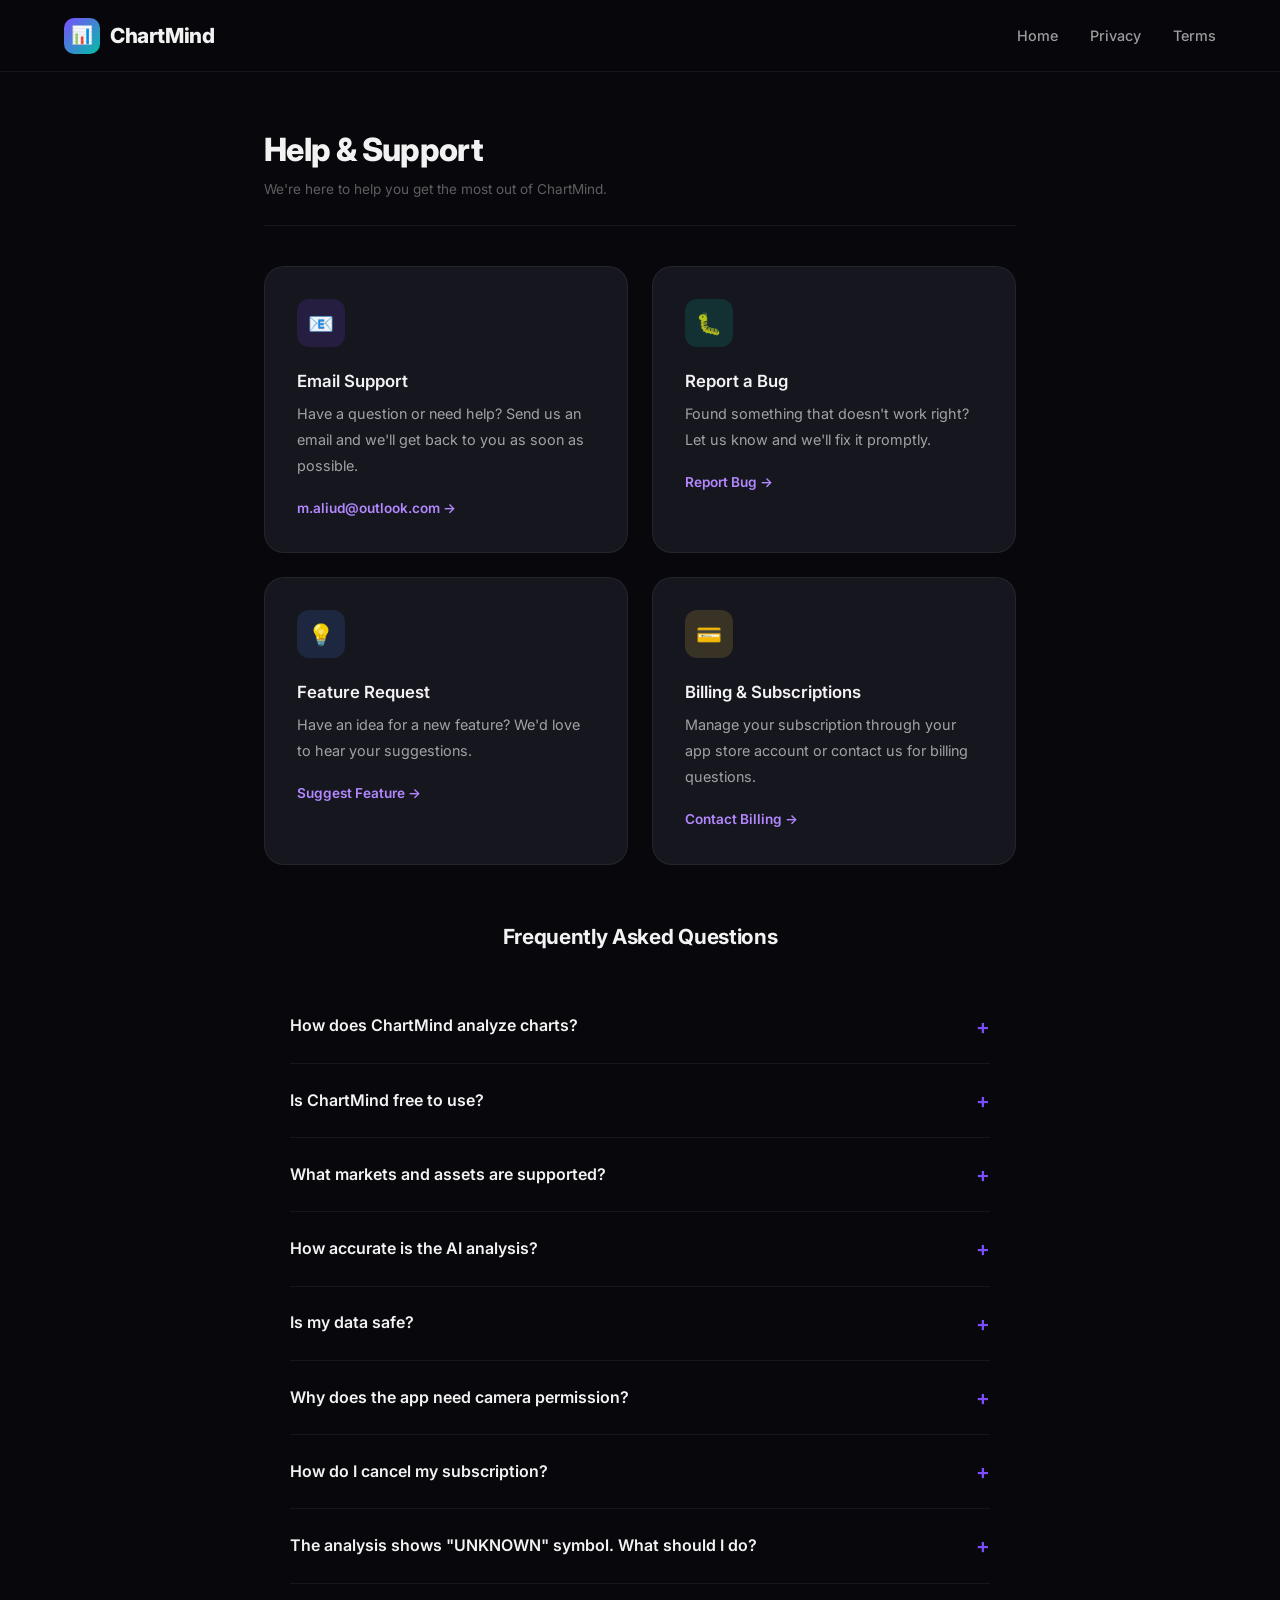
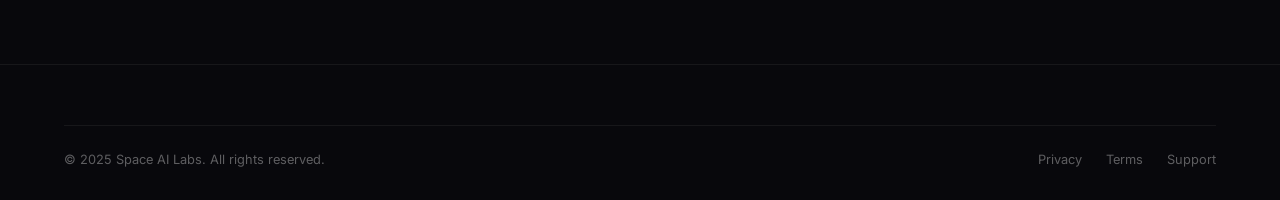
<file: support.html>
<!DOCTYPE html>
<html lang="en">

<head>
    <meta charset="UTF-8">
    <meta name="viewport" content="width=device-width, initial-scale=1.0">
    <title>Support — ChartMind</title>
    <meta name="description" content="Get help with ChartMind. FAQ, contact support, and troubleshooting guides.">
    <link rel="preconnect" href="https://fonts.googleapis.com">
    <link rel="preconnect" href="https://fonts.gstatic.com" crossorigin>
    <link href="https://fonts.googleapis.com/css2?family=Inter:wght@400;500;600;700;800&display=swap" rel="stylesheet">
    <link rel="stylesheet" href="styles.css">
    <link rel="icon" type="image/png"
        href="data:image/svg+xml,<svg xmlns='http://www.w3.org/2000/svg' viewBox='0 0 100 100'><text y='.9em' font-size='90'>📊</text></svg>">
</head>

<body>

    <!-- Navbar -->
    <nav class="navbar">
        <div class="container">
            <a href="/" class="nav-logo">
                <div class="logo-icon">📊</div>
                ChartMind
            </a>
            <ul class="nav-links" id="navLinks">
                <li><a href="/">Home</a></li>
                <li><a href="privacy-policy.html">Privacy</a></li>
                <li><a href="terms-of-service.html">Terms</a></li>
            </ul>
            <button class="nav-toggle" id="navToggle" aria-label="Menu">
                <span></span><span></span><span></span>
            </button>
        </div>
    </nav>

    <!-- Content -->
    <main class="legal-page">
        <div class="container">
            <h1>Help & Support</h1>
            <p class="last-updated">We're here to help you get the most out of ChartMind.</p>

            <!-- Support Cards -->
            <div class="support-grid">
                <div class="support-card">
                    <div class="icon" style="background: rgba(124, 77, 255, 0.15);">📧</div>
                    <h3>Email Support</h3>
                    <p>Have a question or need help? Send us an email and we'll get back to you as soon as possible.</p>
                    <a href="mailto:m.aliud@outlook.com" class="card-link">m.aliud@outlook.com →</a>
                </div>
                <div class="support-card">
                    <div class="icon" style="background: rgba(0, 191, 165, 0.15);">🐛</div>
                    <h3>Report a Bug</h3>
                    <p>Found something that doesn't work right? Let us know and we'll fix it promptly.</p>
                    <a href="mailto:m.aliud@outlook.com?subject=Bug Report - ChartMind" class="card-link">Report Bug
                        →</a>
                </div>
                <div class="support-card">
                    <div class="icon" style="background: rgba(68, 138, 255, 0.15);">💡</div>
                    <h3>Feature Request</h3>
                    <p>Have an idea for a new feature? We'd love to hear your suggestions.</p>
                    <a href="mailto:m.aliud@outlook.com?subject=Feature Request - ChartMind" class="card-link">Suggest
                        Feature →</a>
                </div>
                <div class="support-card">
                    <div class="icon" style="background: rgba(255, 213, 79, 0.15);">💳</div>
                    <h3>Billing & Subscriptions</h3>
                    <p>Manage your subscription through your app store account or contact us for billing questions.</p>
                    <a href="mailto:m.aliud@outlook.com?subject=Billing Question - ChartMind" class="card-link">Contact
                        Billing →</a>
                </div>
            </div>

            <!-- FAQ -->
            <div style="margin-top: 60px;">
                <div class="section-header" style="margin-bottom: 0;">
                    <h2>Frequently Asked Questions</h2>
                </div>
                <div class="faq-list">

                    <details class="faq-item">
                        <summary>How does ChartMind analyze charts?</summary>
                        <div class="faq-answer">
                            ChartMind uses advanced AI (GPT-4 Vision) to analyze your chart images. When you take a
                            photo or upload an image, our AI identifies the trading symbol, timeframe, price levels,
                            patterns, and trends. It then fetches real-time market data and calculates technical
                            indicators (RSI, MACD, Bollinger Bands, etc.) to provide you with a comprehensive analysis.
                        </div>
                    </details>

                    <details class="faq-item">
                        <summary>Is ChartMind free to use?</summary>
                        <div class="faq-answer">
                            Yes! ChartMind offers a free tier with up to 3 analyses per day. Premium subscribers get
                            expanded limits, additional features like pattern recognition, risk calculations, and
                            multi-timeframe analysis. You can upgrade anytime from the app.
                        </div>
                    </details>

                    <details class="faq-item">
                        <summary>What markets and assets are supported?</summary>
                        <div class="faq-answer">
                            ChartMind supports 5,000+ assets across multiple markets: Crypto (Binance, Gate.io, OKX,
                            etc.), US Stocks (NYSE, NASDAQ), Turkish Stocks (BIST), UK Stocks (LSE), German Stocks
                            (XETRA), Forex, and more. The AI can recognize charts from any trading platform or website.
                        </div>
                    </details>

                    <details class="faq-item">
                        <summary>How accurate is the AI analysis?</summary>
                        <div class="faq-answer">
                            Our AI achieves 95%+ accuracy in chart symbol recognition and price level detection.
                            Technical indicators are calculated using standard financial formulas with real-time market
                            data. However, remember that all analysis is for educational purposes — markets are
                            inherently unpredictable.
                        </div>
                    </details>

                    <details class="faq-item">
                        <summary>Is my data safe?</summary>
                        <div class="faq-answer">
                            Absolutely. Chart images are processed for analysis only and automatically deleted within 24
                            hours. All data is encrypted in transit and at rest. We do not sell your personal
                            information. Read our <a href="privacy-policy.html">Privacy Policy</a> for full details.
                        </div>
                    </details>

                    <details class="faq-item">
                        <summary>Why does the app need camera permission?</summary>
                        <div class="faq-answer">
                            The camera permission allows you to take photos of charts displayed on other screens (like
                            your computer monitor) for instant AI analysis. This is optional — you can always upload
                            charts from your gallery instead. The camera is used exclusively for chart capture and
                            nothing else.
                        </div>
                    </details>

                    <details class="faq-item">
                        <summary>How do I cancel my subscription?</summary>
                        <div class="faq-answer">
                            <strong>iOS:</strong> Go to Settings → Apple ID → Subscriptions → ChartMind → Cancel.<br>
                            <strong>Android:</strong> Go to Google Play Store → Menu → Subscriptions → ChartMind →
                            Cancel.<br>
                            You can also manage your subscription from the Profile tab in the app.
                        </div>
                    </details>

                    <details class="faq-item">
                        <summary>The analysis shows "UNKNOWN" symbol. What should I do?</summary>
                        <div class="faq-answer">
                            This happens when the AI can't identify the trading symbol from the chart image. For best
                            results:<br>
                            • Ensure the chart clearly shows the symbol name (top-left corner)<br>
                            • Take the photo straight-on, avoiding angles<br>
                            • Minimize screen reflections and glare<br>
                            • Use good lighting conditions<br>
                            • Make sure the entire chart is visible in the frame
                        </div>
                    </details>

                </div>
            </div>
        </div>
    </main>

    <!-- Footer -->
    <footer class="footer">
        <div class="container">
            <div class="footer-bottom">
                <p>&copy; 2025 Space AI Labs. All rights reserved.</p>
                <div class="footer-bottom-links">
                    <a href="privacy-policy.html">Privacy</a>
                    <a href="terms-of-service.html">Terms</a>
                    <a href="support.html">Support</a>
                </div>
            </div>
        </div>
    </footer>

    <script>
        const toggle = document.getElementById('navToggle');
        const links = document.getElementById('navLinks');
        toggle.addEventListener('click', () => links.classList.toggle('active'));
    </script>

</body>

</html>
</file>
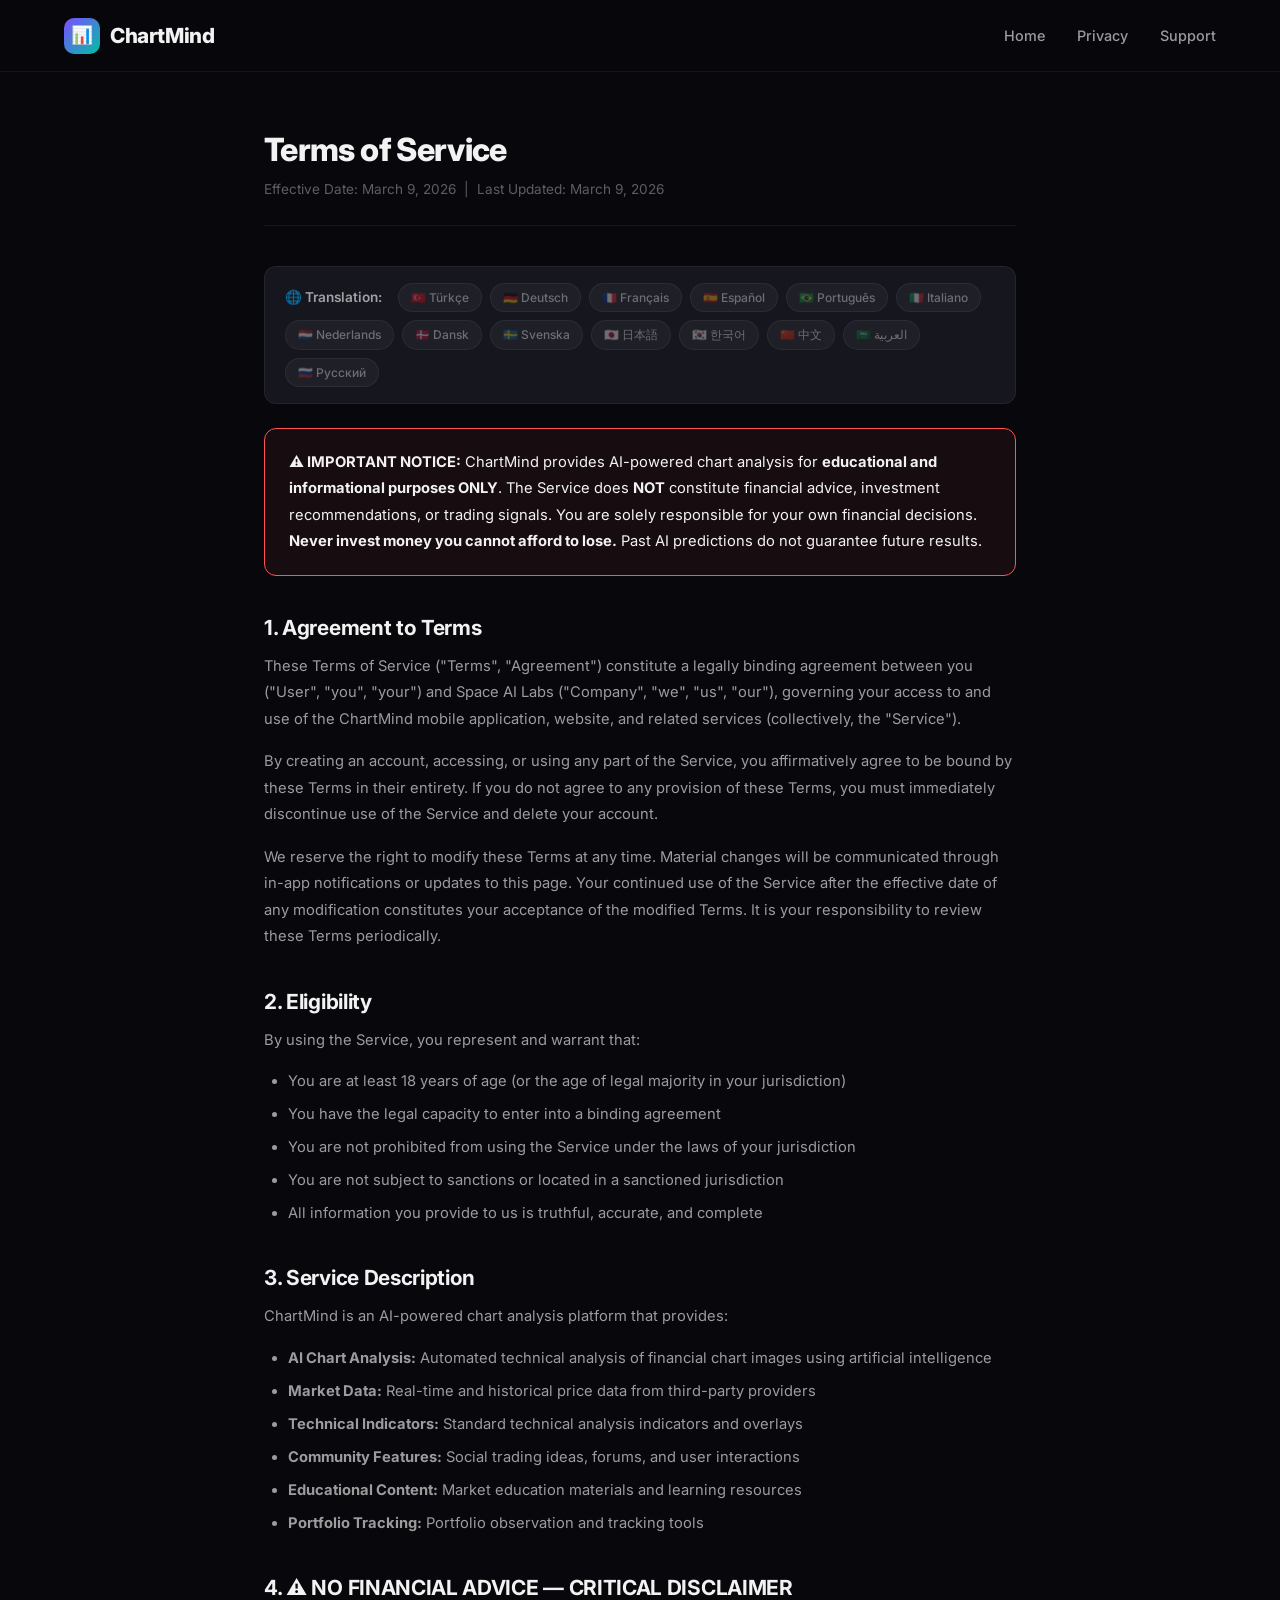
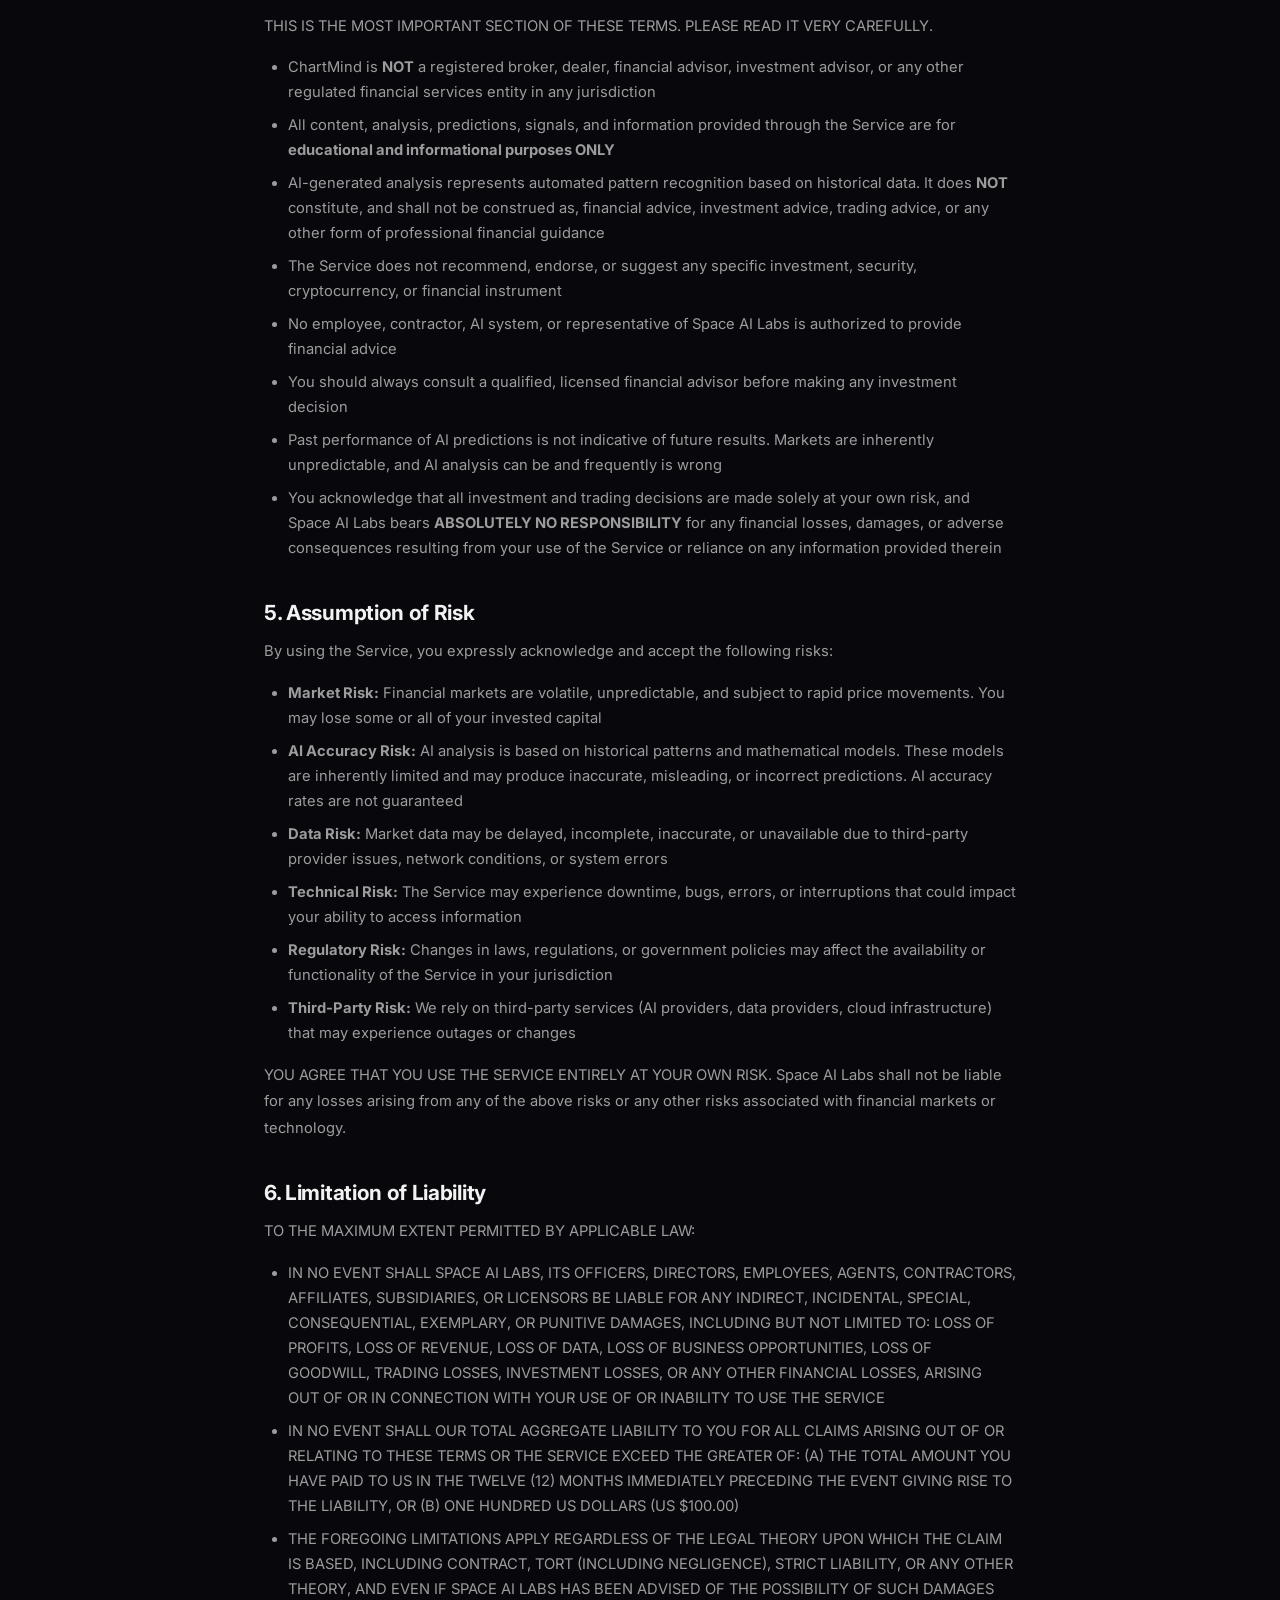
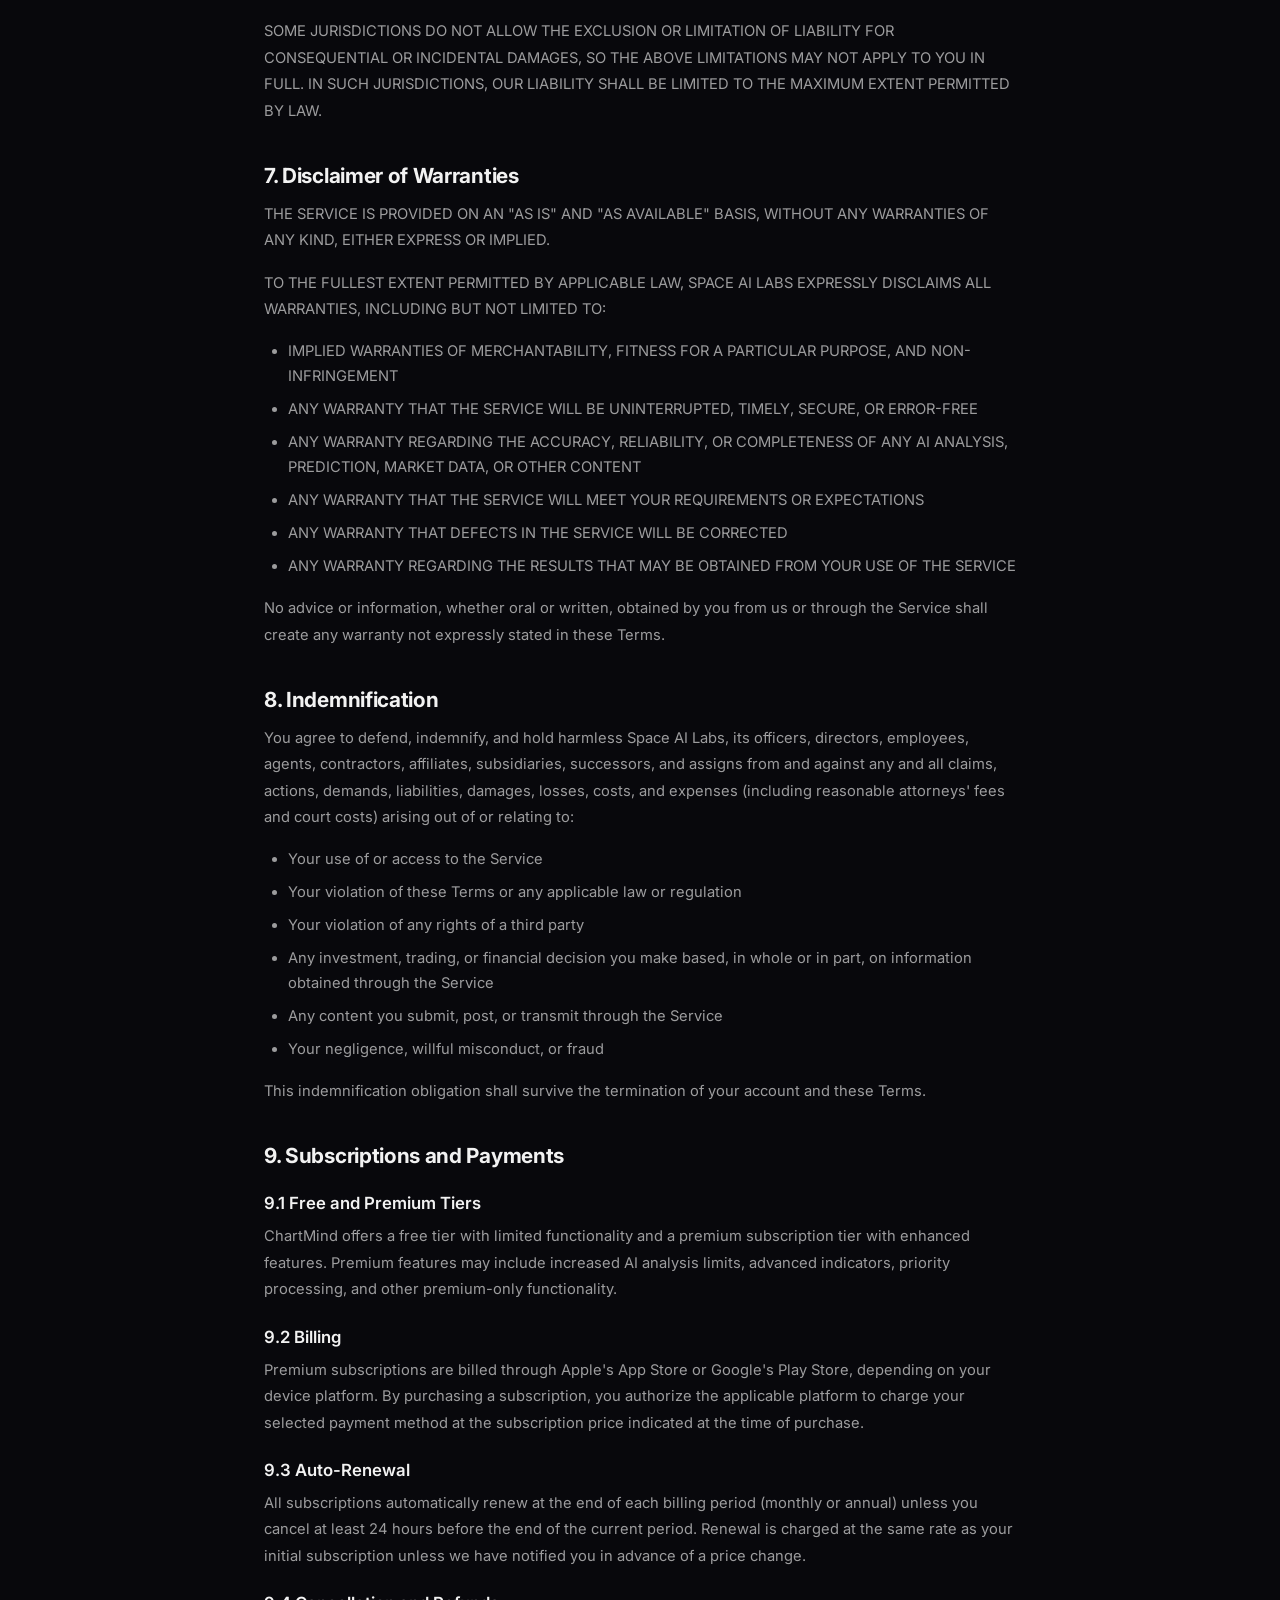
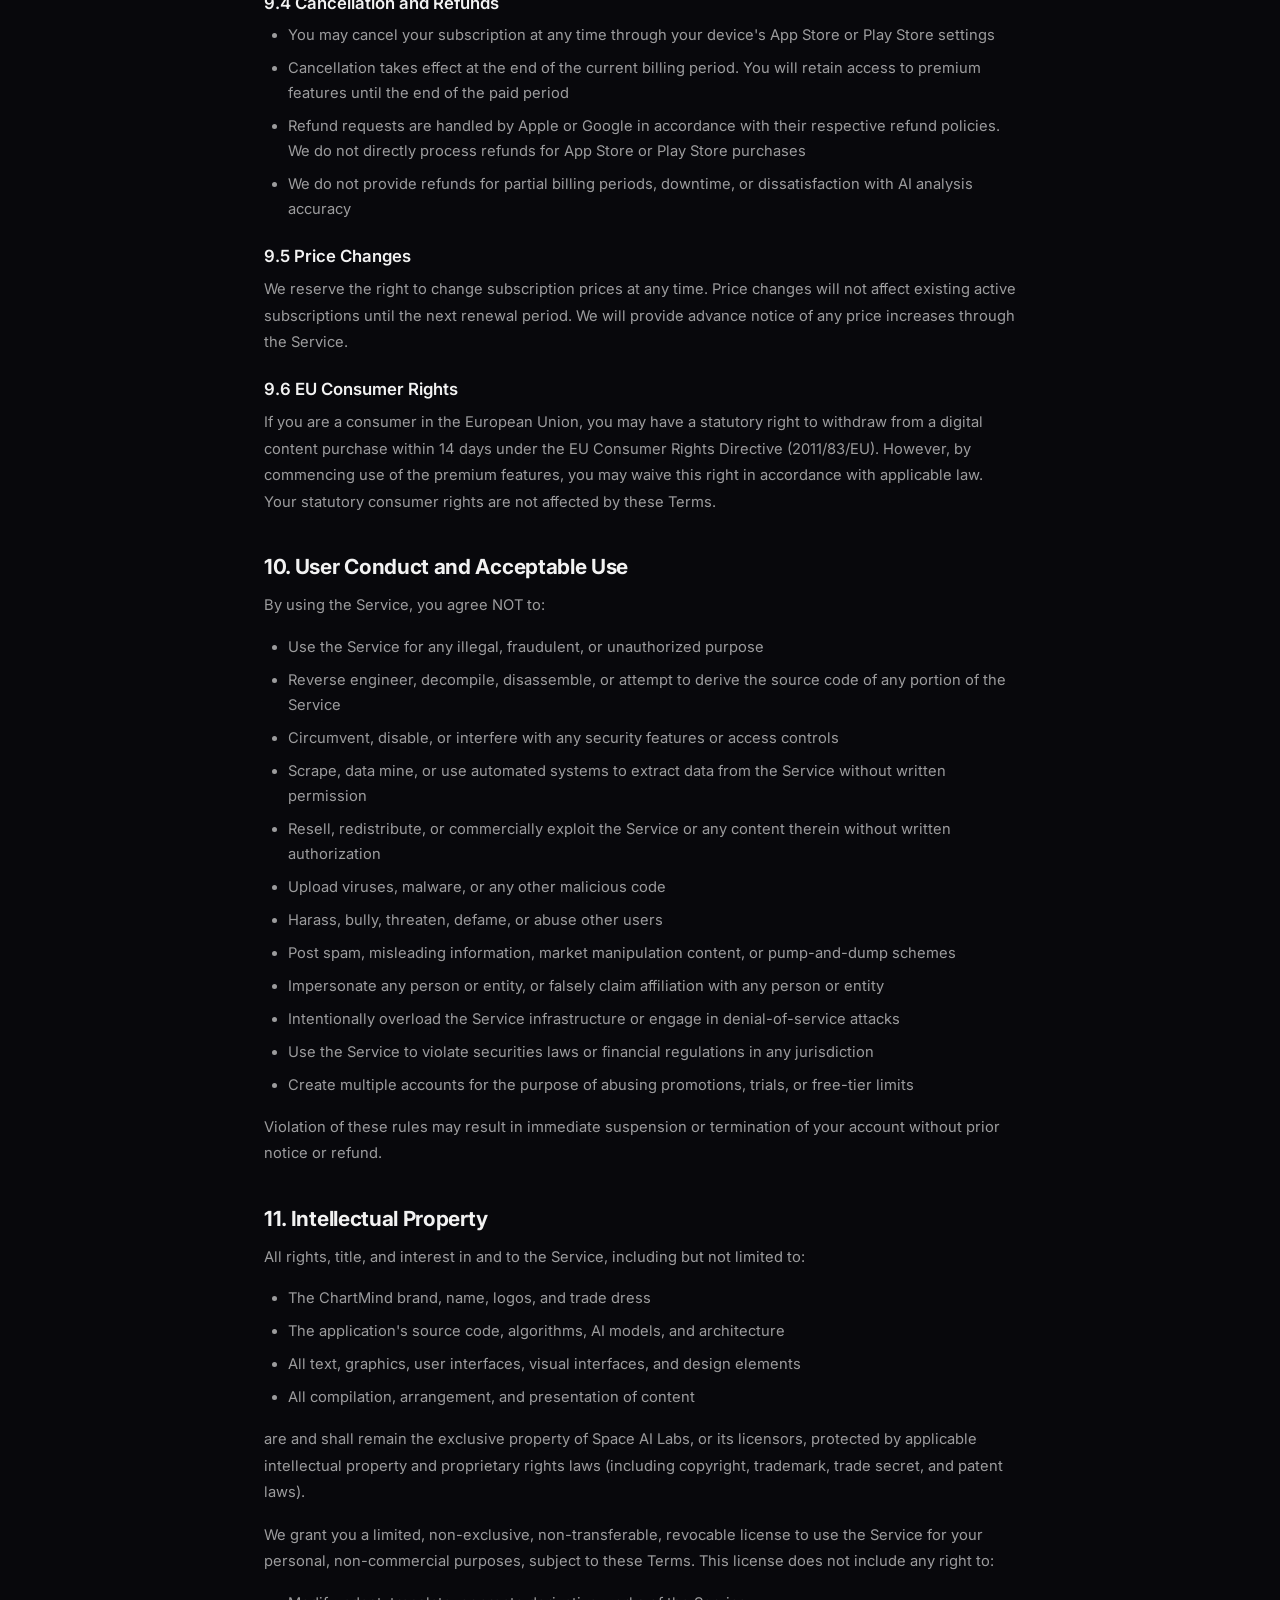
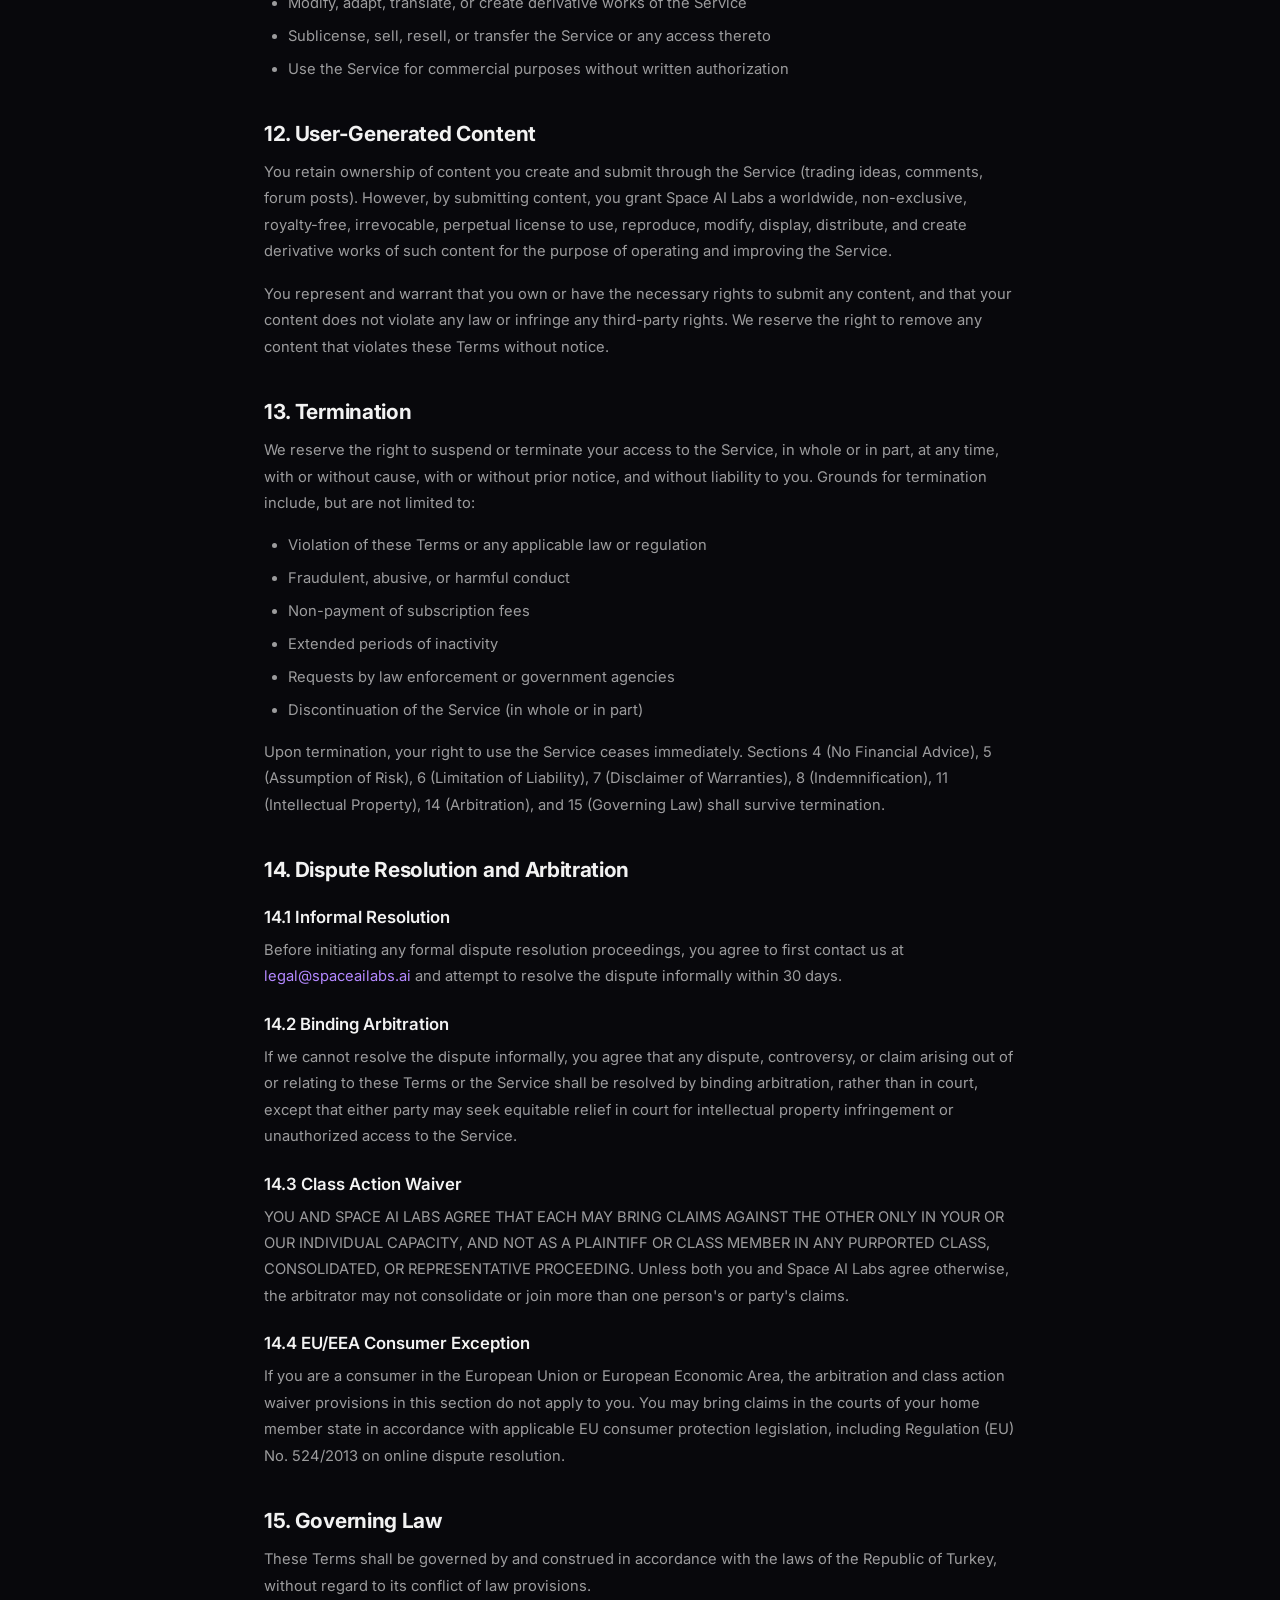
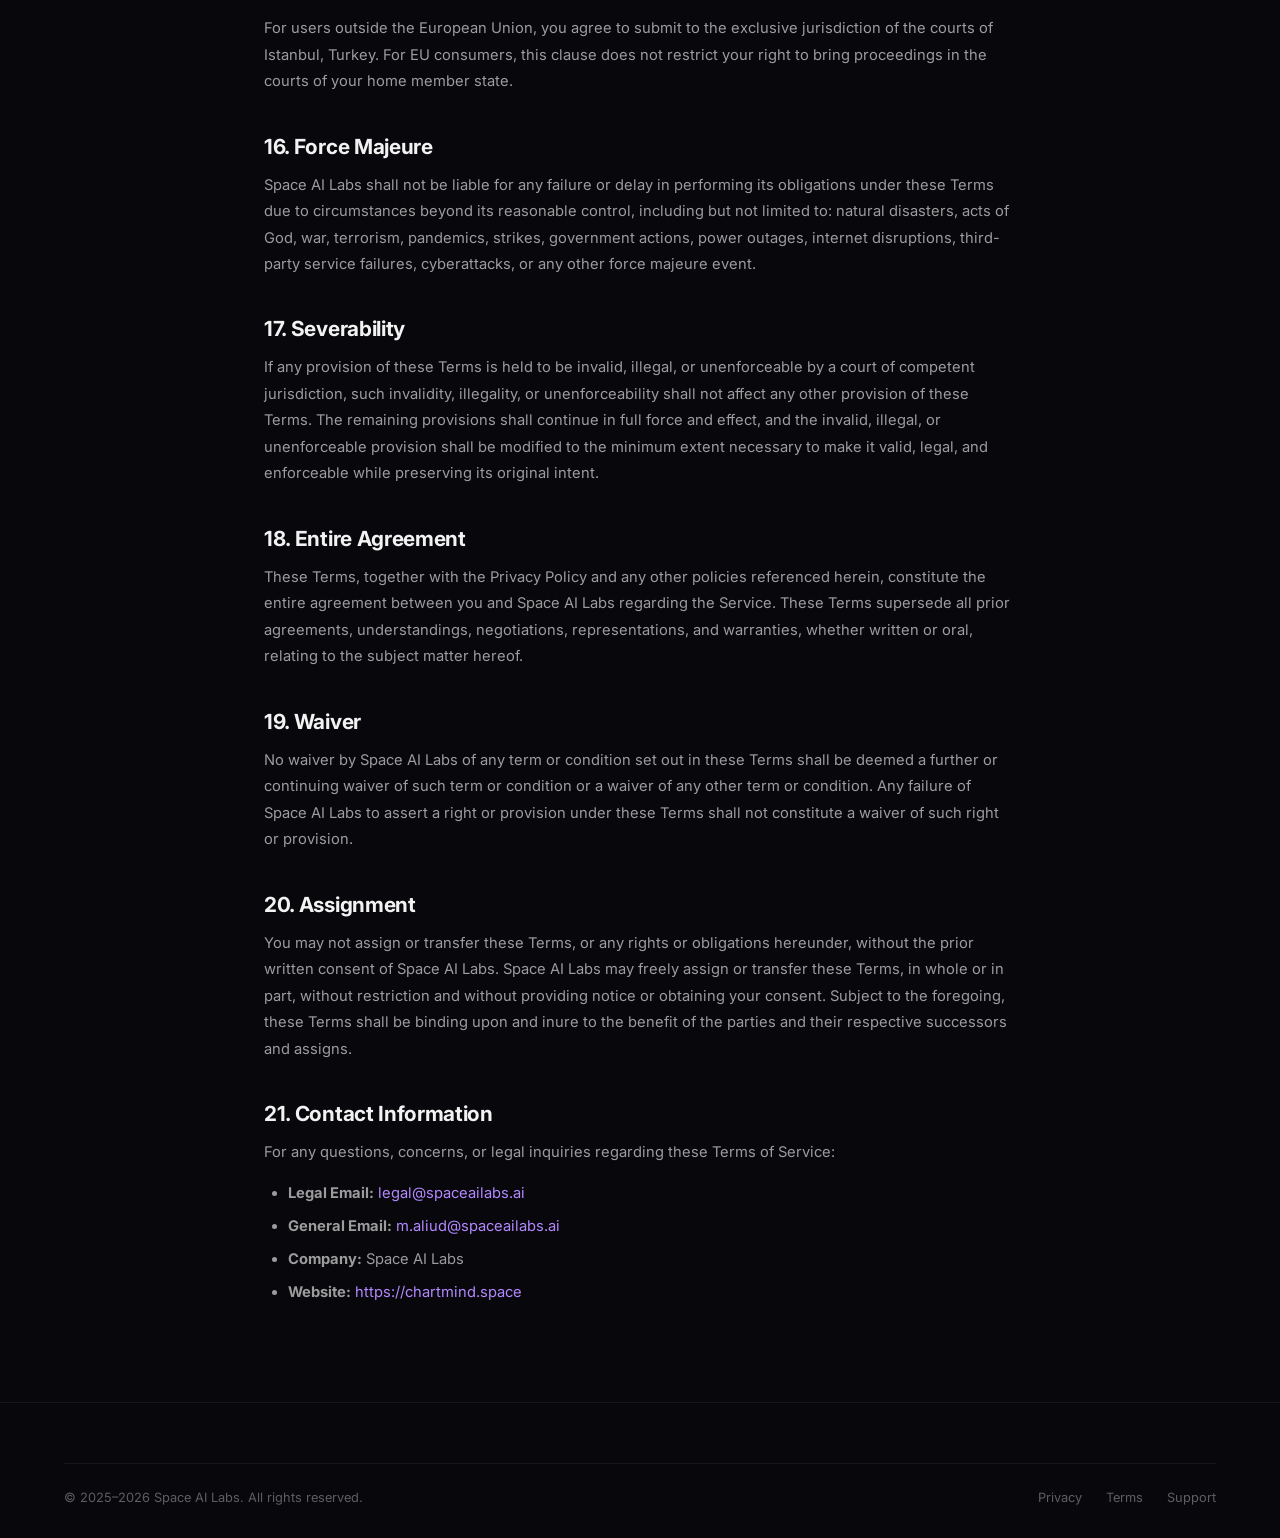
<file: terms-of-service.html>
<!DOCTYPE html>
<html lang="en">

<head>
    <meta charset="UTF-8">
    <meta name="viewport" content="width=device-width, initial-scale=1.0">
    <title>Terms of Service — ChartMind</title>
    <meta name="description"
        content="ChartMind Terms of Service — Read the terms governing your use of the ChartMind platform by Space AI Labs.">
    <link rel="preconnect" href="https://fonts.googleapis.com">
    <link rel="preconnect" href="https://fonts.gstatic.com" crossorigin>
    <link href="https://fonts.googleapis.com/css2?family=Inter:wght@400;500;600;700;800&display=swap" rel="stylesheet">
    <link rel="stylesheet" href="styles.css">
    <link rel="icon" type="image/png"
        href="data:image/svg+xml,<svg xmlns='http://www.w3.org/2000/svg' viewBox='0 0 100 100'><text y='.9em' font-size='90'>📊</text></svg>">
    <style>
        .lang-selector {
            display: flex;
            flex-wrap: wrap;
            align-items: center;
            gap: 8px;
            margin: 24px 0;
            padding: 16px 20px;
            background: var(--bg-card);
            border: 1px solid var(--border-subtle);
            border-radius: var(--radius-md)
        }

        .lang-label {
            font-size: .85rem;
            font-weight: 600;
            color: var(--text-secondary);
            margin-right: 8px
        }

        .lang-btn {
            display: inline-block;
            padding: 4px 12px;
            font-size: .75rem;
            font-weight: 500;
            color: var(--text-muted);
            background: rgba(255, 255, 255, .04);
            border: 1px solid var(--border-subtle);
            border-radius: 100px;
            transition: all .2s;
            text-decoration: none
        }

        .lang-btn:hover {
            color: var(--text-primary);
            border-color: var(--border);
            background: rgba(124, 77, 255, .08)
        }

        .lang-btn.active {
            color: #fff;
            background: var(--purple);
            border-color: var(--purple)
        }

        .translation-block {
            margin-top: 48px;
            padding-top: 40px;
            border-top: 2px solid var(--border)
        }

        .translation-notice {
            padding: 16px 20px;
            background: rgba(124, 77, 255, .08);
            border: 1px solid rgba(124, 77, 255, .2);
            border-radius: var(--radius-md);
            font-size: .9rem;
            color: var(--purple-light);
            margin-bottom: 24px;
            font-weight: 500
        }

        .translation-block h1 {
            font-size: 1.8rem;
            margin-bottom: 8px
        }

        .translation-block h2 {
            font-size: 1.2rem;
            margin-top: 32px;
            margin-bottom: 10px
        }

        .translation-block p {
            font-size: .9rem;
            line-height: 1.8;
            margin-bottom: 14px
        }

        [dir="rtl"] {
            text-align: right
        }

        [dir="rtl"] .translation-notice {
            direction: rtl
        }
    </style>
</head>

<body data-legal-type="terms">

    <nav class="navbar">
        <div class="container">
            <a href="/" class="nav-logo">
                <div class="logo-icon">📊</div>ChartMind
            </a>
            <ul class="nav-links" id="navLinks">
                <li><a href="/">Home</a></li>
                <li><a href="privacy-policy.html">Privacy</a></li>
                <li><a href="support.html">Support</a></li>
            </ul>
            <button class="nav-toggle" id="navToggle" aria-label="Menu"><span></span><span></span><span></span></button>
        </div>
    </nav>

    <main class="legal-page">
        <div class="container">
            <h1>Terms of Service</h1>
            <p class="last-updated">Effective Date: March 9, 2026 &nbsp;|&nbsp; Last Updated: March 9, 2026</p>
            <div id="language-selector"></div>

            <div class="highlight-box" style="border-color: #ff5252; background: rgba(255,82,82,.06);">
                <p><strong>⚠️ IMPORTANT NOTICE:</strong> ChartMind provides AI-powered chart analysis for
                    <strong>educational and informational purposes ONLY</strong>. The Service does <strong>NOT</strong>
                    constitute financial advice, investment recommendations, or trading signals. You are solely
                    responsible for your own financial decisions. <strong>Never invest money you cannot afford to
                        lose.</strong> Past AI predictions do not guarantee future results.</p>
            </div>

            <!-- 1 -->
            <h2>1. Agreement to Terms</h2>
            <p>These Terms of Service ("Terms", "Agreement") constitute a legally binding agreement between you ("User",
                "you", "your") and Space AI Labs ("Company", "we", "us", "our"), governing your access to and use of the
                ChartMind mobile application, website, and related services (collectively, the "Service").</p>
            <p>By creating an account, accessing, or using any part of the Service, you affirmatively agree to be bound
                by these Terms in their entirety. If you do not agree to any provision of these Terms, you must
                immediately discontinue use of the Service and delete your account.</p>
            <p>We reserve the right to modify these Terms at any time. Material changes will be communicated through
                in-app notifications or updates to this page. Your continued use of the Service after the effective date
                of any modification constitutes your acceptance of the modified Terms. It is your responsibility to
                review these Terms periodically.</p>

            <!-- 2 -->
            <h2>2. Eligibility</h2>
            <p>By using the Service, you represent and warrant that:</p>
            <ul>
                <li>You are at least 18 years of age (or the age of legal majority in your jurisdiction)</li>
                <li>You have the legal capacity to enter into a binding agreement</li>
                <li>You are not prohibited from using the Service under the laws of your jurisdiction</li>
                <li>You are not subject to sanctions or located in a sanctioned jurisdiction</li>
                <li>All information you provide to us is truthful, accurate, and complete</li>
            </ul>

            <!-- 3 -->
            <h2>3. Service Description</h2>
            <p>ChartMind is an AI-powered chart analysis platform that provides:</p>
            <ul>
                <li><strong>AI Chart Analysis:</strong> Automated technical analysis of financial chart images using
                    artificial intelligence</li>
                <li><strong>Market Data:</strong> Real-time and historical price data from third-party providers</li>
                <li><strong>Technical Indicators:</strong> Standard technical analysis indicators and overlays</li>
                <li><strong>Community Features:</strong> Social trading ideas, forums, and user interactions</li>
                <li><strong>Educational Content:</strong> Market education materials and learning resources</li>
                <li><strong>Portfolio Tracking:</strong> Portfolio observation and tracking tools</li>
            </ul>

            <!-- 4 -->
            <h2>4. ⚠️ NO FINANCIAL ADVICE — CRITICAL DISCLAIMER</h2>
            <p>THIS IS THE MOST IMPORTANT SECTION OF THESE TERMS. PLEASE READ IT VERY CAREFULLY.</p>
            <ul>
                <li>ChartMind is <strong>NOT</strong> a registered broker, dealer, financial advisor, investment
                    advisor, or any other regulated financial services entity in any jurisdiction</li>
                <li>All content, analysis, predictions, signals, and information provided through the Service are for
                    <strong>educational and informational purposes ONLY</strong></li>
                <li>AI-generated analysis represents automated pattern recognition based on historical data. It does
                    <strong>NOT</strong> constitute, and shall not be construed as, financial advice, investment advice,
                    trading advice, or any other form of professional financial guidance</li>
                <li>The Service does not recommend, endorse, or suggest any specific investment, security,
                    cryptocurrency, or financial instrument</li>
                <li>No employee, contractor, AI system, or representative of Space AI Labs is authorized to provide
                    financial advice</li>
                <li>You should always consult a qualified, licensed financial advisor before making any investment
                    decision</li>
                <li>Past performance of AI predictions is not indicative of future results. Markets are inherently
                    unpredictable, and AI analysis can be and frequently is wrong</li>
                <li>You acknowledge that all investment and trading decisions are made solely at your own risk, and
                    Space AI Labs bears <strong>ABSOLUTELY NO RESPONSIBILITY</strong> for any financial losses, damages,
                    or adverse consequences resulting from your use of the Service or reliance on any information
                    provided therein</li>
            </ul>

            <!-- 5 -->
            <h2>5. Assumption of Risk</h2>
            <p>By using the Service, you expressly acknowledge and accept the following risks:</p>
            <ul>
                <li><strong>Market Risk:</strong> Financial markets are volatile, unpredictable, and subject to rapid
                    price movements. You may lose some or all of your invested capital</li>
                <li><strong>AI Accuracy Risk:</strong> AI analysis is based on historical patterns and mathematical
                    models. These models are inherently limited and may produce inaccurate, misleading, or incorrect
                    predictions. AI accuracy rates are not guaranteed</li>
                <li><strong>Data Risk:</strong> Market data may be delayed, incomplete, inaccurate, or unavailable due
                    to third-party provider issues, network conditions, or system errors</li>
                <li><strong>Technical Risk:</strong> The Service may experience downtime, bugs, errors, or interruptions
                    that could impact your ability to access information</li>
                <li><strong>Regulatory Risk:</strong> Changes in laws, regulations, or government policies may affect
                    the availability or functionality of the Service in your jurisdiction</li>
                <li><strong>Third-Party Risk:</strong> We rely on third-party services (AI providers, data providers,
                    cloud infrastructure) that may experience outages or changes</li>
            </ul>
            <p>YOU AGREE THAT YOU USE THE SERVICE ENTIRELY AT YOUR OWN RISK. Space AI Labs shall not be liable for any
                losses arising from any of the above risks or any other risks associated with financial markets or
                technology.</p>

            <!-- 6 -->
            <h2>6. Limitation of Liability</h2>
            <p>TO THE MAXIMUM EXTENT PERMITTED BY APPLICABLE LAW:</p>
            <ul>
                <li>IN NO EVENT SHALL SPACE AI LABS, ITS OFFICERS, DIRECTORS, EMPLOYEES, AGENTS, CONTRACTORS,
                    AFFILIATES, SUBSIDIARIES, OR LICENSORS BE LIABLE FOR ANY INDIRECT, INCIDENTAL, SPECIAL,
                    CONSEQUENTIAL, EXEMPLARY, OR PUNITIVE DAMAGES, INCLUDING BUT NOT LIMITED TO: LOSS OF PROFITS, LOSS
                    OF REVENUE, LOSS OF DATA, LOSS OF BUSINESS OPPORTUNITIES, LOSS OF GOODWILL, TRADING LOSSES,
                    INVESTMENT LOSSES, OR ANY OTHER FINANCIAL LOSSES, ARISING OUT OF OR IN CONNECTION WITH YOUR USE OF
                    OR INABILITY TO USE THE SERVICE</li>
                <li>IN NO EVENT SHALL OUR TOTAL AGGREGATE LIABILITY TO YOU FOR ALL CLAIMS ARISING OUT OF OR RELATING TO
                    THESE TERMS OR THE SERVICE EXCEED THE GREATER OF: (A) THE TOTAL AMOUNT YOU HAVE PAID TO US IN THE
                    TWELVE (12) MONTHS IMMEDIATELY PRECEDING THE EVENT GIVING RISE TO THE LIABILITY, OR (B) ONE HUNDRED
                    US DOLLARS (US $100.00)</li>
                <li>THE FOREGOING LIMITATIONS APPLY REGARDLESS OF THE LEGAL THEORY UPON WHICH THE CLAIM IS BASED,
                    INCLUDING CONTRACT, TORT (INCLUDING NEGLIGENCE), STRICT LIABILITY, OR ANY OTHER THEORY, AND EVEN IF
                    SPACE AI LABS HAS BEEN ADVISED OF THE POSSIBILITY OF SUCH DAMAGES</li>
            </ul>
            <p>SOME JURISDICTIONS DO NOT ALLOW THE EXCLUSION OR LIMITATION OF LIABILITY FOR CONSEQUENTIAL OR INCIDENTAL
                DAMAGES, SO THE ABOVE LIMITATIONS MAY NOT APPLY TO YOU IN FULL. IN SUCH JURISDICTIONS, OUR LIABILITY
                SHALL BE LIMITED TO THE MAXIMUM EXTENT PERMITTED BY LAW.</p>

            <!-- 7 -->
            <h2>7. Disclaimer of Warranties</h2>
            <p>THE SERVICE IS PROVIDED ON AN "AS IS" AND "AS AVAILABLE" BASIS, WITHOUT ANY WARRANTIES OF ANY KIND,
                EITHER EXPRESS OR IMPLIED.</p>
            <p>TO THE FULLEST EXTENT PERMITTED BY APPLICABLE LAW, SPACE AI LABS EXPRESSLY DISCLAIMS ALL WARRANTIES,
                INCLUDING BUT NOT LIMITED TO:</p>
            <ul>
                <li>IMPLIED WARRANTIES OF MERCHANTABILITY, FITNESS FOR A PARTICULAR PURPOSE, AND NON-INFRINGEMENT</li>
                <li>ANY WARRANTY THAT THE SERVICE WILL BE UNINTERRUPTED, TIMELY, SECURE, OR ERROR-FREE</li>
                <li>ANY WARRANTY REGARDING THE ACCURACY, RELIABILITY, OR COMPLETENESS OF ANY AI ANALYSIS, PREDICTION,
                    MARKET DATA, OR OTHER CONTENT</li>
                <li>ANY WARRANTY THAT THE SERVICE WILL MEET YOUR REQUIREMENTS OR EXPECTATIONS</li>
                <li>ANY WARRANTY THAT DEFECTS IN THE SERVICE WILL BE CORRECTED</li>
                <li>ANY WARRANTY REGARDING THE RESULTS THAT MAY BE OBTAINED FROM YOUR USE OF THE SERVICE</li>
            </ul>
            <p>No advice or information, whether oral or written, obtained by you from us or through the Service shall
                create any warranty not expressly stated in these Terms.</p>

            <!-- 8 -->
            <h2>8. Indemnification</h2>
            <p>You agree to defend, indemnify, and hold harmless Space AI Labs, its officers, directors, employees,
                agents, contractors, affiliates, subsidiaries, successors, and assigns from and against any and all
                claims, actions, demands, liabilities, damages, losses, costs, and expenses (including reasonable
                attorneys' fees and court costs) arising out of or relating to:</p>
            <ul>
                <li>Your use of or access to the Service</li>
                <li>Your violation of these Terms or any applicable law or regulation</li>
                <li>Your violation of any rights of a third party</li>
                <li>Any investment, trading, or financial decision you make based, in whole or in part, on information
                    obtained through the Service</li>
                <li>Any content you submit, post, or transmit through the Service</li>
                <li>Your negligence, willful misconduct, or fraud</li>
            </ul>
            <p>This indemnification obligation shall survive the termination of your account and these Terms.</p>

            <!-- 9 -->
            <h2>9. Subscriptions and Payments</h2>
            <h3>9.1 Free and Premium Tiers</h3>
            <p>ChartMind offers a free tier with limited functionality and a premium subscription tier with enhanced
                features. Premium features may include increased AI analysis limits, advanced indicators, priority
                processing, and other premium-only functionality.</p>

            <h3>9.2 Billing</h3>
            <p>Premium subscriptions are billed through Apple's App Store or Google's Play Store, depending on your
                device platform. By purchasing a subscription, you authorize the applicable platform to charge your
                selected payment method at the subscription price indicated at the time of purchase.</p>

            <h3>9.3 Auto-Renewal</h3>
            <p>All subscriptions automatically renew at the end of each billing period (monthly or annual) unless you
                cancel at least 24 hours before the end of the current period. Renewal is charged at the same rate as
                your initial subscription unless we have notified you in advance of a price change.</p>

            <h3>9.4 Cancellation and Refunds</h3>
            <ul>
                <li>You may cancel your subscription at any time through your device's App Store or Play Store settings
                </li>
                <li>Cancellation takes effect at the end of the current billing period. You will retain access to
                    premium features until the end of the paid period</li>
                <li>Refund requests are handled by Apple or Google in accordance with their respective refund policies.
                    We do not directly process refunds for App Store or Play Store purchases</li>
                <li>We do not provide refunds for partial billing periods, downtime, or dissatisfaction with AI analysis
                    accuracy</li>
            </ul>

            <h3>9.5 Price Changes</h3>
            <p>We reserve the right to change subscription prices at any time. Price changes will not affect existing
                active subscriptions until the next renewal period. We will provide advance notice of any price
                increases through the Service.</p>

            <h3>9.6 EU Consumer Rights</h3>
            <p>If you are a consumer in the European Union, you may have a statutory right to withdraw from a digital
                content purchase within 14 days under the EU Consumer Rights Directive (2011/83/EU). However, by
                commencing use of the premium features, you may waive this right in accordance with applicable law. Your
                statutory consumer rights are not affected by these Terms.</p>

            <!-- 10 -->
            <h2>10. User Conduct and Acceptable Use</h2>
            <p>By using the Service, you agree NOT to:</p>
            <ul>
                <li>Use the Service for any illegal, fraudulent, or unauthorized purpose</li>
                <li>Reverse engineer, decompile, disassemble, or attempt to derive the source code of any portion of the
                    Service</li>
                <li>Circumvent, disable, or interfere with any security features or access controls</li>
                <li>Scrape, data mine, or use automated systems to extract data from the Service without written
                    permission</li>
                <li>Resell, redistribute, or commercially exploit the Service or any content therein without written
                    authorization</li>
                <li>Upload viruses, malware, or any other malicious code</li>
                <li>Harass, bully, threaten, defame, or abuse other users</li>
                <li>Post spam, misleading information, market manipulation content, or pump-and-dump schemes</li>
                <li>Impersonate any person or entity, or falsely claim affiliation with any person or entity</li>
                <li>Intentionally overload the Service infrastructure or engage in denial-of-service attacks</li>
                <li>Use the Service to violate securities laws or financial regulations in any jurisdiction</li>
                <li>Create multiple accounts for the purpose of abusing promotions, trials, or free-tier limits</li>
            </ul>
            <p>Violation of these rules may result in immediate suspension or termination of your account without prior
                notice or refund.</p>

            <!-- 11 -->
            <h2>11. Intellectual Property</h2>
            <p>All rights, title, and interest in and to the Service, including but not limited to:</p>
            <ul>
                <li>The ChartMind brand, name, logos, and trade dress</li>
                <li>The application's source code, algorithms, AI models, and architecture</li>
                <li>All text, graphics, user interfaces, visual interfaces, and design elements</li>
                <li>All compilation, arrangement, and presentation of content</li>
            </ul>
            <p>are and shall remain the exclusive property of Space AI Labs, or its licensors, protected by applicable
                intellectual property and proprietary rights laws (including copyright, trademark, trade secret, and
                patent laws).</p>
            <p>We grant you a limited, non-exclusive, non-transferable, revocable license to use the Service for your
                personal, non-commercial purposes, subject to these Terms. This license does not include any right to:
            </p>
            <ul>
                <li>Modify, adapt, translate, or create derivative works of the Service</li>
                <li>Sublicense, sell, resell, or transfer the Service or any access thereto</li>
                <li>Use the Service for commercial purposes without written authorization</li>
            </ul>

            <!-- 12 -->
            <h2>12. User-Generated Content</h2>
            <p>You retain ownership of content you create and submit through the Service (trading ideas, comments, forum
                posts). However, by submitting content, you grant Space AI Labs a worldwide, non-exclusive,
                royalty-free, irrevocable, perpetual license to use, reproduce, modify, display, distribute, and create
                derivative works of such content for the purpose of operating and improving the Service.</p>
            <p>You represent and warrant that you own or have the necessary rights to submit any content, and that your
                content does not violate any law or infringe any third-party rights. We reserve the right to remove any
                content that violates these Terms without notice.</p>

            <!-- 13 -->
            <h2>13. Termination</h2>
            <p>We reserve the right to suspend or terminate your access to the Service, in whole or in part, at any
                time, with or without cause, with or without prior notice, and without liability to you. Grounds for
                termination include, but are not limited to:</p>
            <ul>
                <li>Violation of these Terms or any applicable law or regulation</li>
                <li>Fraudulent, abusive, or harmful conduct</li>
                <li>Non-payment of subscription fees</li>
                <li>Extended periods of inactivity</li>
                <li>Requests by law enforcement or government agencies</li>
                <li>Discontinuation of the Service (in whole or in part)</li>
            </ul>
            <p>Upon termination, your right to use the Service ceases immediately. Sections 4 (No Financial Advice), 5
                (Assumption of Risk), 6 (Limitation of Liability), 7 (Disclaimer of Warranties), 8 (Indemnification), 11
                (Intellectual Property), 14 (Arbitration), and 15 (Governing Law) shall survive termination.</p>

            <!-- 14 -->
            <h2>14. Dispute Resolution and Arbitration</h2>
            <h3>14.1 Informal Resolution</h3>
            <p>Before initiating any formal dispute resolution proceedings, you agree to first contact us at <a
                    href="mailto:legal@spaceailabs.ai">legal@spaceailabs.ai</a> and attempt to resolve the dispute
                informally within 30 days.</p>

            <h3>14.2 Binding Arbitration</h3>
            <p>If we cannot resolve the dispute informally, you agree that any dispute, controversy, or claim arising
                out of or relating to these Terms or the Service shall be resolved by binding arbitration, rather than
                in court, except that either party may seek equitable relief in court for intellectual property
                infringement or unauthorized access to the Service.</p>

            <h3>14.3 Class Action Waiver</h3>
            <p>YOU AND SPACE AI LABS AGREE THAT EACH MAY BRING CLAIMS AGAINST THE OTHER ONLY IN YOUR OR OUR INDIVIDUAL
                CAPACITY, AND NOT AS A PLAINTIFF OR CLASS MEMBER IN ANY PURPORTED CLASS, CONSOLIDATED, OR REPRESENTATIVE
                PROCEEDING. Unless both you and Space AI Labs agree otherwise, the arbitrator may not consolidate or
                join more than one person's or party's claims.</p>

            <h3>14.4 EU/EEA Consumer Exception</h3>
            <p>If you are a consumer in the European Union or European Economic Area, the arbitration and class action
                waiver provisions in this section do not apply to you. You may bring claims in the courts of your home
                member state in accordance with applicable EU consumer protection legislation, including Regulation (EU)
                No. 524/2013 on online dispute resolution.</p>

            <!-- 15 -->
            <h2>15. Governing Law</h2>
            <p>These Terms shall be governed by and construed in accordance with the laws of the Republic of Turkey,
                without regard to its conflict of law provisions.</p>
            <p>For users outside the European Union, you agree to submit to the exclusive jurisdiction of the courts of
                Istanbul, Turkey. For EU consumers, this clause does not restrict your right to bring proceedings in the
                courts of your home member state.</p>

            <!-- 16 -->
            <h2>16. Force Majeure</h2>
            <p>Space AI Labs shall not be liable for any failure or delay in performing its obligations under these
                Terms due to circumstances beyond its reasonable control, including but not limited to: natural
                disasters, acts of God, war, terrorism, pandemics, strikes, government actions, power outages, internet
                disruptions, third-party service failures, cyberattacks, or any other force majeure event.</p>

            <!-- 17 -->
            <h2>17. Severability</h2>
            <p>If any provision of these Terms is held to be invalid, illegal, or unenforceable by a court of competent
                jurisdiction, such invalidity, illegality, or unenforceability shall not affect any other provision of
                these Terms. The remaining provisions shall continue in full force and effect, and the invalid, illegal,
                or unenforceable provision shall be modified to the minimum extent necessary to make it valid, legal,
                and enforceable while preserving its original intent.</p>

            <!-- 18 -->
            <h2>18. Entire Agreement</h2>
            <p>These Terms, together with the Privacy Policy and any other policies referenced herein, constitute the
                entire agreement between you and Space AI Labs regarding the Service. These Terms supersede all prior
                agreements, understandings, negotiations, representations, and warranties, whether written or oral,
                relating to the subject matter hereof.</p>

            <!-- 19 -->
            <h2>19. Waiver</h2>
            <p>No waiver by Space AI Labs of any term or condition set out in these Terms shall be deemed a further or
                continuing waiver of such term or condition or a waiver of any other term or condition. Any failure of
                Space AI Labs to assert a right or provision under these Terms shall not constitute a waiver of such
                right or provision.</p>

            <!-- 20 -->
            <h2>20. Assignment</h2>
            <p>You may not assign or transfer these Terms, or any rights or obligations hereunder, without the prior
                written consent of Space AI Labs. Space AI Labs may freely assign or transfer these Terms, in whole or
                in part, without restriction and without providing notice or obtaining your consent. Subject to the
                foregoing, these Terms shall be binding upon and inure to the benefit of the parties and their
                respective successors and assigns.</p>

            <!-- 21 -->
            <h2>21. Contact Information</h2>
            <p>For any questions, concerns, or legal inquiries regarding these Terms of Service:</p>
            <ul>
                <li><strong>Legal Email:</strong> <a href="mailto:legal@spaceailabs.ai">legal@spaceailabs.ai</a></li>
                <li><strong>General Email:</strong> <a href="mailto:m.aliud@spaceailabs.ai">m.aliud@spaceailabs.ai</a>
                </li>
                <li><strong>Company:</strong> Space AI Labs</li>
                <li><strong>Website:</strong> <a href="https://chartmind.space">https://chartmind.space</a></li>
            </ul>

            <div id="translated-content"></div>
        </div>
    </main>

    <footer class="footer">
        <div class="container">
            <div class="footer-bottom">
                <p>&copy; 2025–2026 Space AI Labs. All rights reserved.</p>
                <div class="footer-bottom-links">
                    <a href="privacy-policy.html">Privacy</a>
                    <a href="terms-of-service.html">Terms</a>
                    <a href="support.html">Support</a>
                </div>
            </div>
        </div>
    </footer>

    <script>
        const toggle = document.getElementById('navToggle');
        const links = document.getElementById('navLinks');
        toggle.addEventListener('click', () => links.classList.toggle('active'));
    </script>
    <script src="translations.js"></script>
</body>

</html>
</file>
<file: styles.css>
/* ═══════════════════════════════════════════════════════════════
   ChartMind — Global Styles
   Premium dark theme with purple/teal accents
   ═══════════════════════════════════════════════════════════════ */

/* ─── Reset & Base ─── */
*, *::before, *::after {
  margin: 0;
  padding: 0;
  box-sizing: border-box;
}

:root {
  --bg-primary: #08080c;
  --bg-secondary: #111118;
  --bg-card: #16161f;
  --bg-card-hover: #1c1c28;
  --surface: #1e1e2a;
  --border: rgba(124, 77, 255, 0.12);
  --border-subtle: rgba(255, 255, 255, 0.06);
  
  --purple: #7C4DFF;
  --purple-light: #B388FF;
  --purple-dark: #5a2fd6;
  --teal: #00BFA5;
  --teal-light: #1DE9B6;
  --blue: #448AFF;
  --gold: #FFD54F;
  --red: #FF5252;
  --green: #69F0AE;
  
  --text-primary: rgba(255, 255, 255, 0.95);
  --text-secondary: rgba(255, 255, 255, 0.6);
  --text-muted: rgba(255, 255, 255, 0.35);
  
  --font: 'Inter', -apple-system, BlinkMacSystemFont, 'Segoe UI', sans-serif;
  --font-mono: 'JetBrains Mono', 'Fira Code', monospace;
  
  --radius-sm: 8px;
  --radius-md: 12px;
  --radius-lg: 20px;
  --radius-xl: 28px;
  
  --shadow: 0 4px 24px rgba(0, 0, 0, 0.4);
  --shadow-purple: 0 4px 32px rgba(124, 77, 255, 0.15);
  --shadow-teal: 0 4px 32px rgba(0, 191, 165, 0.15);
  
  --max-width: 1200px;
  --header-height: 72px;
}

html {
  scroll-behavior: smooth;
  -webkit-font-smoothing: antialiased;
  -moz-osx-font-smoothing: grayscale;
}

body {
  font-family: var(--font);
  background: var(--bg-primary);
  color: var(--text-primary);
  line-height: 1.6;
  overflow-x: hidden;
}

a {
  color: var(--purple-light);
  text-decoration: none;
  transition: color 0.2s ease;
}

a:hover {
  color: var(--purple);
}

img {
  max-width: 100%;
  height: auto;
}

/* ─── Typography ─── */
h1 { font-size: clamp(2.2rem, 5vw, 3.5rem); font-weight: 800; line-height: 1.15; letter-spacing: -0.02em; }
h2 { font-size: clamp(1.6rem, 3.5vw, 2.4rem); font-weight: 700; line-height: 1.2; letter-spacing: -0.015em; }
h3 { font-size: clamp(1.2rem, 2.5vw, 1.5rem); font-weight: 600; line-height: 1.3; }
h4 { font-size: 1.1rem; font-weight: 600; }
p { color: var(--text-secondary); font-size: 1rem; }

/* ─── Layout ─── */
.container {
  max-width: var(--max-width);
  margin: 0 auto;
  padding: 0 24px;
}

section {
  padding: 80px 0;
}

/* ─── Header / Navbar ─── */
.navbar {
  position: fixed;
  top: 0;
  left: 0;
  right: 0;
  height: var(--header-height);
  z-index: 1000;
  backdrop-filter: blur(20px);
  -webkit-backdrop-filter: blur(20px);
  background: rgba(8, 8, 12, 0.85);
  border-bottom: 1px solid var(--border-subtle);
  transition: background 0.3s ease;
}

.navbar .container {
  display: flex;
  align-items: center;
  justify-content: space-between;
  height: 100%;
}

.nav-logo {
  display: flex;
  align-items: center;
  gap: 10px;
  font-size: 1.3rem;
  font-weight: 800;
  color: var(--text-primary);
  letter-spacing: -0.02em;
}

.nav-logo .logo-icon {
  width: 36px;
  height: 36px;
  background: linear-gradient(135deg, var(--purple), var(--teal));
  border-radius: 10px;
  display: flex;
  align-items: center;
  justify-content: center;
  font-size: 1.1rem;
}

.nav-links {
  display: flex;
  align-items: center;
  gap: 32px;
  list-style: none;
}

.nav-links a {
  color: var(--text-secondary);
  font-size: 0.9rem;
  font-weight: 500;
  transition: color 0.2s;
}

.nav-links a:hover {
  color: var(--text-primary);
}

.nav-cta {
  display: inline-flex;
  align-items: center;
  gap: 6px;
  padding: 10px 22px;
  background: linear-gradient(135deg, var(--purple), var(--purple-dark));
  color: white !important;
  border-radius: var(--radius-md);
  font-weight: 600;
  font-size: 0.85rem;
  transition: transform 0.2s, box-shadow 0.2s;
}

.nav-cta:hover {
  transform: translateY(-1px);
  box-shadow: var(--shadow-purple);
}

/* Mobile menu */
.nav-toggle {
  display: none;
  flex-direction: column;
  gap: 5px;
  cursor: pointer;
  background: none;
  border: none;
  padding: 8px;
}

.nav-toggle span {
  width: 22px;
  height: 2px;
  background: var(--text-primary);
  border-radius: 2px;
  transition: transform 0.3s;
}

/* ─── Hero Section ─── */
.hero {
  min-height: 100vh;
  display: flex;
  align-items: center;
  position: relative;
  padding-top: var(--header-height);
  overflow: hidden;
}

.hero::before {
  content: '';
  position: absolute;
  top: -30%;
  left: 50%;
  transform: translateX(-50%);
  width: 800px;
  height: 800px;
  background: radial-gradient(circle, rgba(124, 77, 255, 0.12) 0%, transparent 70%);
  pointer-events: none;
}

.hero::after {
  content: '';
  position: absolute;
  bottom: -20%;
  right: -10%;
  width: 600px;
  height: 600px;
  background: radial-gradient(circle, rgba(0, 191, 165, 0.08) 0%, transparent 70%);
  pointer-events: none;
}

.hero .container {
  display: grid;
  grid-template-columns: 1fr 1fr;
  gap: 60px;
  align-items: center;
  position: relative;
  z-index: 1;
}

.hero-content {
  max-width: 560px;
}

.hero-badge {
  display: inline-flex;
  align-items: center;
  gap: 8px;
  padding: 6px 16px;
  background: rgba(124, 77, 255, 0.12);
  border: 1px solid rgba(124, 77, 255, 0.25);
  border-radius: 100px;
  font-size: 0.8rem;
  font-weight: 600;
  color: var(--purple-light);
  margin-bottom: 24px;
}

.hero-badge .dot {
  width: 6px;
  height: 6px;
  background: var(--teal);
  border-radius: 50%;
  animation: pulse-dot 2s infinite;
}

@keyframes pulse-dot {
  0%, 100% { opacity: 1; }
  50% { opacity: 0.4; }
}

.hero h1 {
  margin-bottom: 20px;
}

.hero h1 .gradient-text {
  background: linear-gradient(135deg, var(--purple-light), var(--teal-light));
  -webkit-background-clip: text;
  -webkit-text-fill-color: transparent;
  background-clip: text;
}

.hero-description {
  font-size: 1.15rem;
  margin-bottom: 36px;
  line-height: 1.7;
}

.hero-actions {
  display: flex;
  gap: 16px;
  flex-wrap: wrap;
}

.btn-primary {
  display: inline-flex;
  align-items: center;
  gap: 8px;
  padding: 14px 32px;
  background: linear-gradient(135deg, var(--purple), var(--purple-dark));
  color: white;
  border-radius: var(--radius-md);
  font-weight: 700;
  font-size: 1rem;
  transition: transform 0.2s, box-shadow 0.3s;
  border: none;
  cursor: pointer;
}

.btn-primary:hover {
  transform: translateY(-2px);
  box-shadow: var(--shadow-purple);
  color: white;
}

.btn-secondary {
  display: inline-flex;
  align-items: center;
  gap: 8px;
  padding: 14px 32px;
  background: rgba(255, 255, 255, 0.05);
  color: var(--text-primary);
  border: 1px solid var(--border);
  border-radius: var(--radius-md);
  font-weight: 600;
  font-size: 1rem;
  transition: all 0.2s;
  cursor: pointer;
}

.btn-secondary:hover {
  background: rgba(255, 255, 255, 0.08);
  border-color: rgba(124, 77, 255, 0.3);
  color: white;
}

.hero-visual {
  display: flex;
  justify-content: center;
  position: relative;
}

.phone-mockup {
  width: 280px;
  height: 580px;
  background: var(--bg-card);
  border-radius: 40px;
  border: 3px solid rgba(255, 255, 255, 0.08);
  position: relative;
  overflow: hidden;
  box-shadow: var(--shadow), 0 0 80px rgba(124, 77, 255, 0.1);
}

.phone-mockup::before {
  content: '';
  position: absolute;
  top: 0;
  left: 50%;
  transform: translateX(-50%);
  width: 120px;
  height: 30px;
  background: var(--bg-primary);
  border-radius: 0 0 20px 20px;
  z-index: 2;
}

.phone-screen {
  width: 100%;
  height: 100%;
  background: linear-gradient(180deg, #0d0d15 0%, #111118 50%, #0a0a12 100%);
  display: flex;
  flex-direction: column;
  align-items: center;
  justify-content: center;
  padding: 40px 20px;
}

.phone-screen .chart-line {
  width: 100%;
  height: 120px;
  position: relative;
  margin: 20px 0;
}

.phone-screen .chart-line svg {
  width: 100%;
  height: 100%;
}

/* ─── Features Section ─── */
.features {
  position: relative;
}

.features::before {
  content: '';
  position: absolute;
  top: 0;
  left: 0;
  right: 0;
  height: 1px;
  background: linear-gradient(90deg, transparent, var(--border), transparent);
}

.section-header {
  text-align: center;
  max-width: 600px;
  margin: 0 auto 60px;
}

.section-header .overline {
  display: inline-block;
  font-size: 0.75rem;
  font-weight: 700;
  text-transform: uppercase;
  letter-spacing: 0.15em;
  color: var(--teal);
  margin-bottom: 12px;
}

.section-header h2 {
  margin-bottom: 16px;
}

.section-header p {
  font-size: 1.05rem;
}

.features-grid {
  display: grid;
  grid-template-columns: repeat(3, 1fr);
  gap: 24px;
}

.feature-card {
  background: var(--bg-card);
  border: 1px solid var(--border-subtle);
  border-radius: var(--radius-lg);
  padding: 32px 28px;
  transition: transform 0.3s, border-color 0.3s, box-shadow 0.3s;
}

.feature-card:hover {
  transform: translateY(-4px);
  border-color: var(--border);
  box-shadow: var(--shadow-purple);
}

.feature-icon {
  width: 52px;
  height: 52px;
  border-radius: 14px;
  display: flex;
  align-items: center;
  justify-content: center;
  font-size: 1.5rem;
  margin-bottom: 20px;
}

.feature-icon.purple { background: rgba(124, 77, 255, 0.15); }
.feature-icon.teal { background: rgba(0, 191, 165, 0.15); }
.feature-icon.blue { background: rgba(68, 138, 255, 0.15); }
.feature-icon.gold { background: rgba(255, 213, 79, 0.15); }
.feature-icon.red { background: rgba(255, 82, 82, 0.15); }
.feature-icon.green { background: rgba(105, 240, 174, 0.15); }

.feature-card h3 {
  margin-bottom: 10px;
}

.feature-card p {
  font-size: 0.9rem;
  line-height: 1.6;
}

/* ─── Stats Section ─── */
.stats {
  background: var(--bg-secondary);
}

.stats-grid {
  display: grid;
  grid-template-columns: repeat(4, 1fr);
  gap: 24px;
}

.stat-item {
  text-align: center;
  padding: 32px;
}

.stat-number {
  font-size: 2.5rem;
  font-weight: 800;
  background: linear-gradient(135deg, var(--purple-light), var(--teal));
  -webkit-background-clip: text;
  -webkit-text-fill-color: transparent;
  background-clip: text;
  margin-bottom: 8px;
}

.stat-label {
  color: var(--text-secondary);
  font-size: 0.9rem;
  font-weight: 500;
}

/* ─── CTA Section ─── */
.cta-section {
  text-align: center;
  position: relative;
}

.cta-section::before {
  content: '';
  position: absolute;
  top: 50%;
  left: 50%;
  transform: translate(-50%, -50%);
  width: 600px;
  height: 400px;
  background: radial-gradient(circle, rgba(124, 77, 255, 0.1) 0%, transparent 70%);
  pointer-events: none;
}

.cta-section h2 {
  margin-bottom: 16px;
}

.cta-section p {
  font-size: 1.1rem;
  margin-bottom: 32px;
  max-width: 500px;
  margin-left: auto;
  margin-right: auto;
}

.store-buttons {
  display: flex;
  justify-content: center;
  gap: 16px;
  flex-wrap: wrap;
}

.store-btn {
  display: inline-flex;
  align-items: center;
  gap: 12px;
  padding: 14px 28px;
  background: var(--bg-card);
  border: 1px solid var(--border-subtle);
  border-radius: var(--radius-md);
  color: var(--text-primary);
  transition: all 0.2s;
}

.store-btn:hover {
  border-color: var(--border);
  background: var(--bg-card-hover);
  color: white;
  transform: translateY(-2px);
}

.store-btn .store-icon {
  font-size: 1.6rem;
}

.store-btn .store-text {
  text-align: left;
}

.store-btn .store-text small {
  font-size: 0.7rem;
  color: var(--text-muted);
  display: block;
}

.store-btn .store-text strong {
  font-size: 1rem;
}

/* ─── Footer ─── */
.footer {
  padding: 60px 0 30px;
  border-top: 1px solid var(--border-subtle);
}

.footer-grid {
  display: grid;
  grid-template-columns: 2fr 1fr 1fr 1fr;
  gap: 40px;
  margin-bottom: 40px;
}

.footer-brand p {
  margin-top: 12px;
  font-size: 0.85rem;
  max-width: 300px;
}

.footer-col h4 {
  color: var(--text-primary);
  margin-bottom: 16px;
  font-size: 0.85rem;
  text-transform: uppercase;
  letter-spacing: 0.1em;
}

.footer-col ul {
  list-style: none;
}

.footer-col ul li {
  margin-bottom: 10px;
}

.footer-col ul li a {
  color: var(--text-muted);
  font-size: 0.85rem;
  transition: color 0.2s;
}

.footer-col ul li a:hover {
  color: var(--text-primary);
}

.footer-bottom {
  padding-top: 24px;
  border-top: 1px solid var(--border-subtle);
  display: flex;
  justify-content: space-between;
  align-items: center;
  flex-wrap: wrap;
  gap: 16px;
}

.footer-bottom p {
  font-size: 0.8rem;
  color: var(--text-muted);
}

.footer-bottom-links {
  display: flex;
  gap: 24px;
}

.footer-bottom-links a {
  color: var(--text-muted);
  font-size: 0.8rem;
}

.footer-bottom-links a:hover {
  color: var(--text-secondary);
}

/* ─── Legal Pages ─── */
.legal-page {
  padding-top: calc(var(--header-height) + 60px);
  padding-bottom: 80px;
  min-height: 100vh;
}

.legal-page .container {
  max-width: 800px;
}

.legal-page h1 {
  font-size: 2rem;
  margin-bottom: 8px;
}

.legal-page .last-updated {
  color: var(--text-muted);
  font-size: 0.85rem;
  margin-bottom: 40px;
  padding-bottom: 24px;
  border-bottom: 1px solid var(--border-subtle);
}

.legal-page h2 {
  font-size: 1.3rem;
  margin-top: 40px;
  margin-bottom: 12px;
  color: var(--text-primary);
}

.legal-page h3 {
  font-size: 1.05rem;
  margin-top: 24px;
  margin-bottom: 8px;
}

.legal-page p {
  margin-bottom: 16px;
  font-size: 0.92rem;
  line-height: 1.8;
}

.legal-page ul,
.legal-page ol {
  margin-bottom: 16px;
  padding-left: 24px;
}

.legal-page li {
  color: var(--text-secondary);
  font-size: 0.92rem;
  margin-bottom: 8px;
  line-height: 1.7;
}

.legal-page .highlight-box {
  background: rgba(124, 77, 255, 0.08);
  border: 1px solid rgba(124, 77, 255, 0.2);
  border-radius: var(--radius-md);
  padding: 20px 24px;
  margin: 24px 0;
}

.legal-page .highlight-box p {
  color: var(--text-primary);
  margin-bottom: 0;
}

/* ─── Support Page ─── */
.support-grid {
  display: grid;
  grid-template-columns: repeat(2, 1fr);
  gap: 24px;
  margin-top: 40px;
}

.support-card {
  background: var(--bg-card);
  border: 1px solid var(--border-subtle);
  border-radius: var(--radius-lg);
  padding: 32px;
  transition: border-color 0.3s;
}

.support-card:hover {
  border-color: var(--border);
}

.support-card .icon {
  width: 48px;
  height: 48px;
  border-radius: 12px;
  display: flex;
  align-items: center;
  justify-content: center;
  font-size: 1.3rem;
  margin-bottom: 16px;
}

.support-card h3 {
  margin-bottom: 8px;
}

.support-card p {
  font-size: 0.9rem;
  margin-bottom: 16px;
}

.support-card a.card-link {
  display: inline-flex;
  align-items: center;
  gap: 6px;
  font-size: 0.85rem;
  font-weight: 600;
  color: var(--purple-light);
}

/* ─── FAQ ─── */
.faq-list {
  max-width: 700px;
  margin: 40px auto 0;
}

.faq-item {
  border-bottom: 1px solid var(--border-subtle);
  padding: 20px 0;
}

.faq-item summary {
  cursor: pointer;
  font-weight: 600;
  font-size: 1rem;
  color: var(--text-primary);
  list-style: none;
  display: flex;
  justify-content: space-between;
  align-items: center;
}

.faq-item summary::after {
  content: '+';
  font-size: 1.3rem;
  color: var(--purple);
  transition: transform 0.3s;
}

.faq-item[open] summary::after {
  transform: rotate(45deg);
}

.faq-item .faq-answer {
  margin-top: 12px;
  font-size: 0.9rem;
  color: var(--text-secondary);
  line-height: 1.7;
}

/* ─── Responsive ─── */
@media (max-width: 960px) {
  .hero .container {
    grid-template-columns: 1fr;
    text-align: center;
  }
  
  .hero-content {
    max-width: 100%;
  }
  
  .hero-actions {
    justify-content: center;
  }
  
  .hero-visual {
    display: none;
  }
  
  .features-grid {
    grid-template-columns: repeat(2, 1fr);
  }
  
  .stats-grid {
    grid-template-columns: repeat(2, 1fr);
  }
  
  .footer-grid {
    grid-template-columns: 1fr 1fr;
  }
}

@media (max-width: 640px) {
  .nav-links {
    display: none;
    position: absolute;
    top: var(--header-height);
    left: 0;
    right: 0;
    background: rgba(8, 8, 12, 0.95);
    backdrop-filter: blur(20px);
    flex-direction: column;
    padding: 24px;
    gap: 16px;
    border-bottom: 1px solid var(--border-subtle);
  }
  
  .nav-links.active {
    display: flex;
  }
  
  .nav-toggle {
    display: flex;
  }
  
  .features-grid {
    grid-template-columns: 1fr;
  }
  
  .stats-grid {
    grid-template-columns: 1fr 1fr;
  }
  
  .footer-grid {
    grid-template-columns: 1fr;
  }
  
  .support-grid {
    grid-template-columns: 1fr;
  }
  
  section {
    padding: 60px 0;
  }
  
  .hero-actions {
    flex-direction: column;
    align-items: center;
  }
}
</file>
